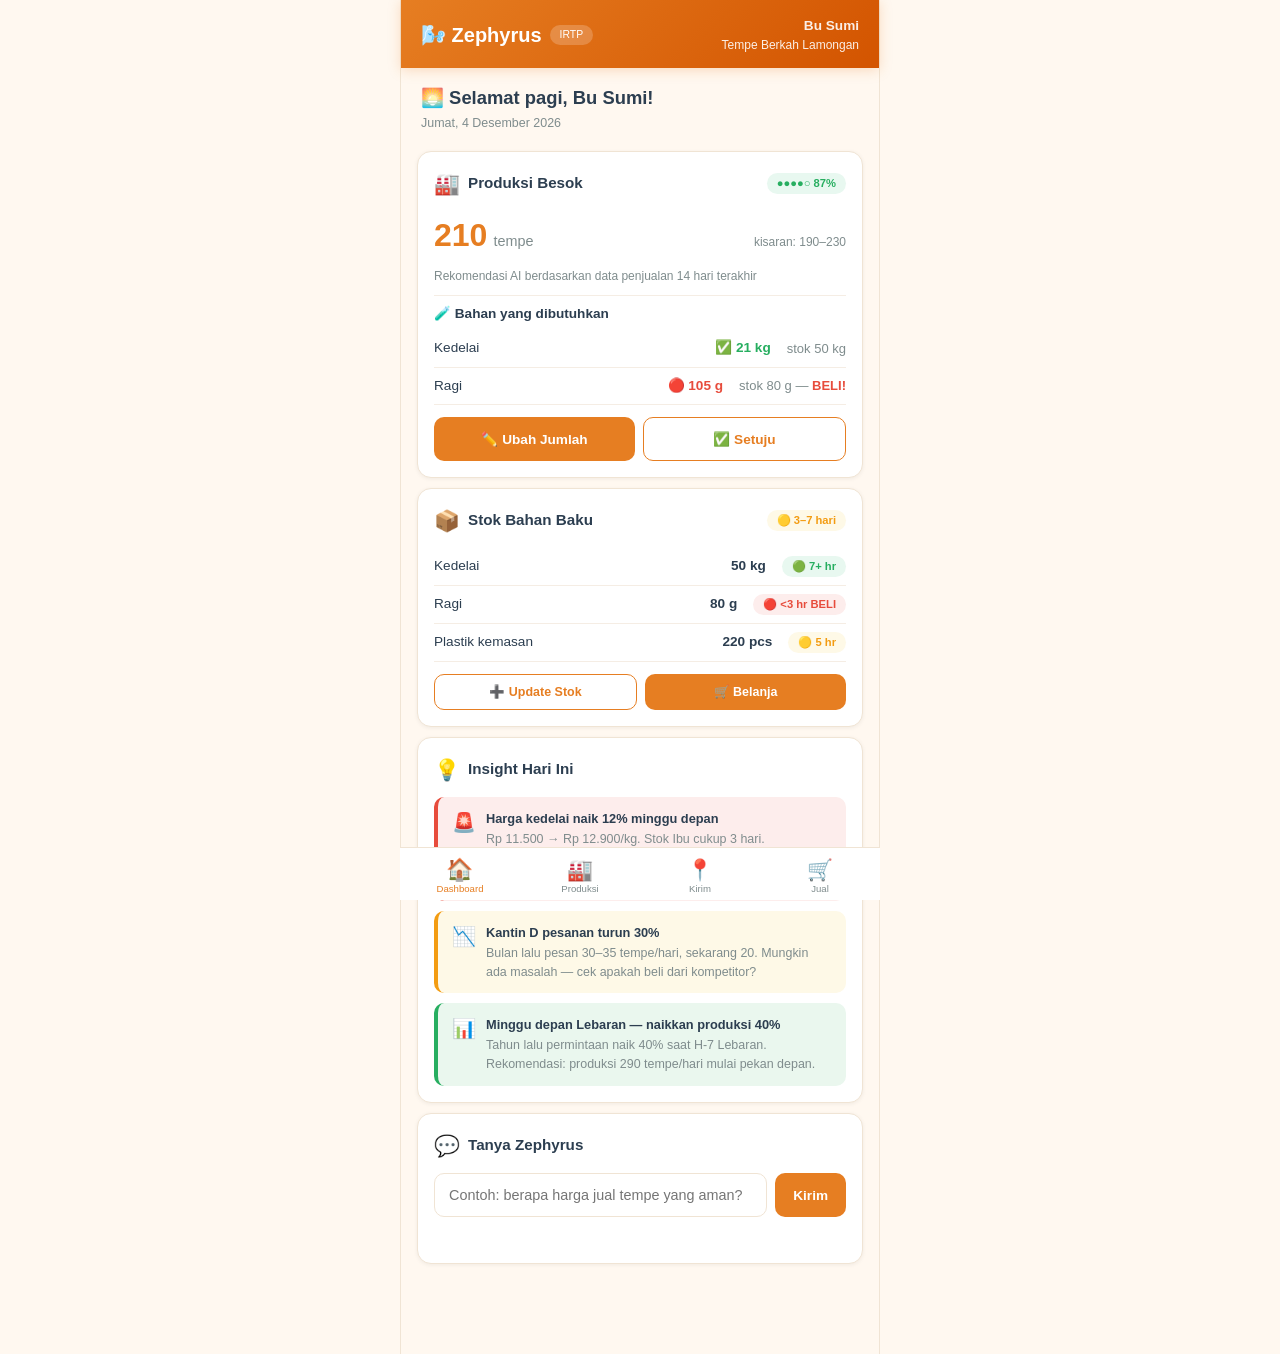
<file: index.html>
<!DOCTYPE html>
<html lang="id">
<head>
  <meta charset="UTF-8">
  <meta name="viewport" content="width=device-width, initial-scale=1.0, maximum-scale=1.0, user-scalable=no">
  <meta name="theme-color" content="#E67E22">
  <meta name="apple-mobile-web-app-capable" content="yes">
  <meta name="apple-mobile-web-app-title" content="Zephyrus">
  <meta name="description" content="Pusat komando digital untuk Industri Rumah Tangga Pangan">
  <link rel="manifest" href="manifest.json">
  <title>Zephyrus — IRTP Dashboard</title>
  <style>
    /* ===== RESET & BASE ===== */
    *, *::before, *::after { box-sizing: border-box; margin: 0; padding: 0; }
    html { font-size: 16px; -webkit-text-size-adjust: 100%; }
    body {
      font-family: -apple-system, BlinkMacSystemFont, 'Segoe UI', Roboto, 'Helvetica Neue', Arial, sans-serif;
      background: #FFF8F0; color: #2C3E50; line-height: 1.5;
      max-width: 480px; margin: 0 auto; min-height: 100vh; padding-bottom: 80px;
      -webkit-font-smoothing: antialiased;
    }

    /* ===== TYPOGRAPHY ===== */
    h1 { font-size: 1.5rem; font-weight: 700; }
    h2 { font-size: 1.125rem; font-weight: 600; }
    h3 { font-size: 0.95rem; font-weight: 600; }
    .text-sm { font-size: 0.8125rem; }
    .text-xs { font-size: 0.7rem; }

    /* ===== COLORS ===== */
    :root {
      --primary: #E67E22;
      --primary-dark: #D35400;
      --primary-light: #FDEBD0;
      --bg: #FFF8F0;
      --card-bg: #FFFFFF;
      --text: #2C3E50;
      --text-secondary: #7F8C8D;
      --success: #27AE60;
      --warning: #F39C12;
      --danger: #E74C3C;
      --border: #F0E4D4;
    }

    /* ===== HEADER ===== */
    .header {
      background: linear-gradient(135deg, var(--primary), var(--primary-dark));
      color: white; padding: 16px 20px 14px; position: sticky; top: 0; z-index: 50;
      display: flex; align-items: center; justify-content: space-between;
      box-shadow: 0 2px 12px rgba(230,126,34,0.25);
    }
    .header h1 { display: flex; align-items: center; gap: 8px; font-size: 1.25rem; }
    .header h1 span { background: rgba(255,255,255,0.2); padding: 2px 10px; border-radius: 12px; font-size: 0.65rem; font-weight: 500; }
    .header-user { text-align: right; font-size: 0.75rem; opacity: 0.9; }
    .header-user strong { display: block; font-size: 0.85rem; }

    /* ===== SALUTATION ===== */
    .salutation {
      padding: 16px 20px 8px;
    }
    .salutation h2 { font-size: 1.15rem; }
    .salutation .date { color: var(--text-secondary); font-size: 0.78rem; margin-top: 2px; }

    /* ===== CARDS ===== */
    .card {
      background: var(--card-bg); border-radius: 14px; padding: 16px; margin: 10px 16px;
      box-shadow: 0 1px 4px rgba(0,0,0,0.06); border: 1px solid var(--border);
    }
    .card-header { display: flex; align-items: center; gap: 8px; margin-bottom: 12px; }
    .card-header .icon { font-size: 1.3rem; }
    .card-header h3 { flex: 1; }

    /* ===== PROGRESS BAR ===== */
    .progress-row { display: flex; align-items: center; gap: 8px; margin: 6px 0; }
    .progress-bar { flex: 1; height: 8px; background: #F0E4D4; border-radius: 99px; overflow: hidden; }
    .progress-fill { height: 100%; border-radius: 99px; transition: width 0.6s ease; }
    .progress-fill.green { background: var(--success); }
    .progress-fill.yellow { background: var(--warning); }
    .progress-fill.red { background: var(--danger); }
    .progress-fill.orange { background: var(--primary); }

    /* ===== BADGES ===== */
    .badge { display: inline-flex; align-items: center; gap: 4px; padding: 2px 10px; border-radius: 99px; font-size: 0.7rem; font-weight: 600; }
    .badge-green { background: #E8F8F0; color: var(--success); }
    .badge-yellow { background: #FEF9E7; color: var(--warning); }
    .badge-red { background: #FDEDEC; color: var(--danger); }
    .badge-orange { background: var(--primary-light); color: var(--primary-dark); }

    /* ===== STATUS INDICATORS ===== */
    .status-dot { display: inline-block; width: 8px; height: 8px; border-radius: 50%; }
    .status-dot.green { background: var(--success); }
    .status-dot.yellow { background: var(--warning); }
    .status-dot.red { background: var(--danger); }

    /* ===== LIST ITEMS ===== */
    .list-item { display: flex; align-items: center; padding: 10px 0; border-bottom: 1px solid #F5EDE4; gap: 10px; }
    .list-item:last-child { border-bottom: none; }
    .list-item .left { flex: 1; }
    .list-item .label { font-weight: 500; font-size: 0.9rem; }
    .list-item .sub { font-size: 0.75rem; color: var(--text-secondary); }
    .list-item .right { text-align: right; }

    /* ===== INSIGHT CARD ===== */
    .insight { padding: 12px 14px; border-radius: 10px; margin-top: 10px; display: flex; gap: 10px; align-items: flex-start; }
    .insight-alert { background: #FDEDEC; border-left: 4px solid var(--danger); }
    .insight-warning { background: #FEF9E7; border-left: 4px solid var(--warning); }
    .insight-info { background: #EAF7EE; border-left: 4px solid var(--success); }
    .insight-icon { font-size: 1.2rem; }
    .insight-text { flex: 1; }
    .insight-text strong { display: block; font-size: 0.8rem; margin-bottom: 2px; }
    .insight-text p { font-size: 0.78rem; color: var(--text-secondary); }

    /* ===== BUTTONS ===== */
    .btn {
      display: inline-flex; align-items: center; justify-content: center; gap: 6px;
      padding: 10px 18px; border-radius: 10px; font-size: 0.85rem; font-weight: 600;
      border: none; cursor: pointer; transition: all 0.15s; min-height: 44px;
      min-width: 44px; -webkit-tap-highlight-color: transparent;
    }
    .btn:active { transform: scale(0.97); }
    .btn-primary { background: var(--primary); color: white; }
    .btn-primary:hover { background: var(--primary-dark); }
    .btn-outline { background: transparent; border: 1.5px solid var(--primary); color: var(--primary); }
    .btn-success { background: var(--success); color: white; }
    .btn-sm { padding: 6px 14px; font-size: 0.78rem; min-height: 36px; }
    .btn-block { width: 100%; justify-content: center; }
    .btn-row { display: flex; gap: 8px; margin-top: 12px; }

    /* ===== CHAT ===== */
    .chat-input-row { display: flex; gap: 8px; align-items: center; }
    .chat-input-row input {
      flex: 1; padding: 12px 14px; border: 1.5px solid var(--border); border-radius: 10px;
      font-size: 0.9rem; background: var(--card-bg); outline: none; min-height: 44px;
    }
    .chat-input-row input:focus { border-color: var(--primary); }
    .chat-input-row button { min-width: 44px; height: 44px; border-radius: 10px; }

    /* ===== BOTTOM NAV ===== */
    .bottom-nav {
      position: fixed; bottom: 0; left: 50%; transform: translateX(-50%);
      width: 100%; max-width: 480px;
      background: white; border-top: 1px solid var(--border);
      display: flex; padding: 4px 0 env(safe-area-inset-bottom, 4px) 0;
      z-index: 100;
    }
    .nav-item {
      flex: 1; display: flex; flex-direction: column; align-items: center;
      padding: 8px 0 6px; cursor: pointer; transition: all 0.15s;
      border: none; background: none; color: var(--text-secondary); font-size: 0.6rem;
      -webkit-tap-highlight-color: transparent;
    }
    .nav-item .nav-icon { font-size: 1.3rem; line-height: 1; }
    .nav-item .nav-label { margin-top: 2px; }
    .nav-item.active { color: var(--primary); }
    .nav-item.active .nav-icon { transform: scale(1.05); }

    /* ===== TAB CONTENT ===== */
    .tab-content { display: none; }
    .tab-content.active { display: block; }

    /* ===== PAGE SPECIFIC ===== */
    .grid-2 { display: grid; grid-template-columns: 1fr 1fr; gap: 8px; }
    .metric-box { text-align: center; padding: 12px; background: var(--bg); border-radius: 10px; }
    .metric-box .num { font-size: 1.5rem; font-weight: 700; color: var(--primary); }
    .metric-box .label { font-size: 0.7rem; color: var(--text-secondary); margin-top: 2px; }

    .stock-row { display: flex; align-items: center; gap: 8px; padding: 8px 0; border-bottom: 1px solid #F5EDE4; }
    .stock-row:last-child { border-bottom: none; }
    .stock-row .stock-name { flex: 1; font-size: 0.85rem; }
    .stock-row .stock-qty { font-size: 0.85rem; font-weight: 600; margin-right: 8px; }

    .route-step {
      display: flex; gap: 10px; padding: 10px 0; align-items: flex-start;
      border-bottom: 1px solid #F5EDE4;
    }
    .route-step:last-child { border-bottom: none; }
    .route-num { width: 24px; height: 24px; border-radius: 50%; background: var(--primary-light); color: var(--primary-dark); display: flex; align-items: center; justify-content: center; font-size: 0.75rem; font-weight: 700; flex-shrink: 0; }
    .route-info { flex: 1; }
    .route-info .name { font-weight: 500; font-size: 0.85rem; }
    .route-info .detail { font-size: 0.75rem; color: var(--text-secondary); }
    .route-info .flag { font-size: 0.7rem; margin-top: 2px; }

    /* ===== ORDERS ===== */
    .order-status { width: 8px; height: 8px; border-radius: 50%; flex-shrink: 0; margin-top: 6px; }

    /* ===== ANIMATIONS ===== */
    @keyframes fadeIn { from { opacity: 0; transform: translateY(6px); } to { opacity: 1; transform: translateY(0); } }
    .card { animation: fadeIn 0.3s ease; }

    /* ===== RESPONSIVE ===== */
    @media (min-width: 481px) {
      body { border-left: 1px solid var(--border); border-right: 1px solid var(--border); }
    }
    @media (display-mode: standalone) {
      .header { padding-top: 24px; }
    }

    /* ===== UTILITY ===== */
    .mt-8 { margin-top: 8px; }
    .mb-4 { margin-bottom: 4px; }
    .flex { display: flex; }
    .flex-1 { flex: 1; }
    .gap-8 { gap: 8px; }
    .text-center { text-align: center; }
  </style>
</head>
<body>

  <!-- ===== HEADER ===== -->
  <header class="header">
    <h1>🌬️ Zephyrus <span>IRTP</span></h1>
    <div class="header-user">
      <strong>Bu Sumi</strong>
      Tempe Berkah Lamongan
    </div>
  </header>

  <!-- ===== SALUTATION ===== -->
  <div class="salutation">
    <h2>🌅 Selamat pagi, Bu Sumi!</h2>
    <div class="date" id="currentDate"></div>
  </div>

  <!-- ===== TAB: DASHBOARD ===== -->
  <div class="tab-content active" id="tab-dashboard">

    <!-- Card: Produksi -->
    <div class="card">
      <div class="card-header">
        <span class="icon">🏭</span>
        <h3>Produksi Besok</h3>
        <span class="badge badge-green">●●●●○ 87%</span>
      </div>
      <div style="display:flex;align-items:baseline;gap:6px;margin-bottom:8px;">
        <span style="font-size:2rem;font-weight:700;color:var(--primary);">210</span>
        <span style="font-size:0.9rem;color:var(--text-secondary);">tempe</span>
        <span style="font-size:0.75rem;color:var(--text-secondary);margin-left:auto;">kisaran: 190–230</span>
      </div>
      <div style="font-size:0.75rem;color:var(--text-secondary);margin-bottom:10px;">Rekomendasi AI berdasarkan data penjualan 14 hari terakhir</div>

      <div style="background:#F5EDE4;height:1px;margin:8px 0;"></div>

      <div style="font-size:0.85rem;font-weight:600;margin-bottom:6px;">🧪 Bahan yang dibutuhkan</div>
      <div class="stock-row">
        <span class="stock-name">Kedelai</span>
        <span class="stock-qty" style="color:var(--success);">✅ 21 kg</span>
        <span class="text-sm" style="color:var(--text-secondary);">stok 50 kg</span>
      </div>
      <div class="stock-row">
        <span class="stock-name">Ragi</span>
        <span class="stock-qty" style="color:var(--danger);">🔴 105 g</span>
        <span class="text-sm" style="color:var(--text-secondary);">stok 80 g — <strong style="color:var(--danger);">BELI!</strong></span>
      </div>

      <div class="btn-row">
        <button class="btn btn-primary flex-1" onclick="alert('Override: jumlah produksi diubah jadi 200 tempe')">✏️ Ubah Jumlah</button>
        <button class="btn btn-outline flex-1" onclick="alert('OK! 210 tempe dikonfirmasi untuk besok')">✅ Setuju</button>
      </div>
    </div>

    <!-- Card: Stok Bahan Baku -->
    <div class="card">
      <div class="card-header">
        <span class="icon">📦</span>
        <h3>Stok Bahan Baku</h3>
        <span class="badge badge-yellow">🟡 3–7 hari</span>
      </div>
      <div class="stock-row">
        <span class="stock-name">Kedelai</span>
        <span class="stock-qty">50 kg</span>
        <span class="text-xs badge badge-green">🟢 7+ hr</span>
      </div>
      <div class="stock-row">
        <span class="stock-name">Ragi</span>
        <span class="stock-qty">80 g</span>
        <span class="text-xs badge badge-red">🔴 <3 hr BELI</span>
      </div>
      <div class="stock-row">
        <span class="stock-name">Plastik kemasan</span>
        <span class="stock-qty">220 pcs</span>
        <span class="text-xs badge badge-yellow">🟡 5 hr</span>
      </div>
      <div class="btn-row">
        <button class="btn btn-outline btn-sm flex-1" onclick="alert('Form update stok akan muncul')">➕ Update Stok</button>
        <button class="btn btn-primary btn-sm flex-1" onclick="alert('Notifikasi: Ragi habis dalam 1 hari. Rekomendasi beli 100g — Rp 5.000')">🛒 Belanja</button>
      </div>
    </div>

    <!-- Insights -->
    <div class="card">
      <div class="card-header">
        <span class="icon">💡</span>
        <h3>Insight Hari Ini</h3>
      </div>
      <div class="insight insight-alert">
        <span class="insight-icon">🚨</span>
        <div class="insight-text">
          <strong>Harga kedelai naik 12% minggu depan</strong>
          <p>Rp 11.500 → Rp 12.900/kg. Stok Ibu cukup 3 hari. <strong>Rekomendasi: beli stok 2 minggu SEKARANG</strong> sebelum naik lagi.</p>
        </div>
      </div>
      <div class="insight insight-warning">
        <span class="insight-icon">📉</span>
        <div class="insight-text">
          <strong>Kantin D pesanan turun 30%</strong>
          <p>Bulan lalu pesan 30–35 tempe/hari, sekarang 20. Mungkin ada masalah — cek apakah beli dari kompetitor?</p>
        </div>
      </div>
      <div class="insight insight-info">
        <span class="insight-icon">📊</span>
        <div class="insight-text">
          <strong>Minggu depan Lebaran — naikkan produksi 40%</strong>
          <p>Tahun lalu permintaan naik 40% saat H-7 Lebaran. Rekomendasi: produksi 290 tempe/hari mulai pekan depan.</p>
        </div>
      </div>
    </div>

    <!-- Chat Quick -->
    <div class="card">
      <div class="card-header">
        <span class="icon">💬</span>
        <h3>Tanya Zephyrus</h3>
      </div>
      <div class="chat-input-row">
        <input type="text" id="chatInput" placeholder="Contoh: berapa harga jual tempe yang aman?" onkeydown="if(event.key==='Enter') sendChat()">
        <button class="btn btn-primary" onclick="sendChat()">Kirim</button>
      </div>
      <div id="chatResponse" style="margin-top:10px;font-size:0.85rem;min-height:20px;color:var(--text-secondary);"></div>
    </div>
  </div>

  <!-- ===== TAB: PRODUKSI ===== -->
  <div class="tab-content" id="tab-produksi">

    <div class="card">
      <div class="card-header">
        <span class="icon">🏭</span>
        <h3>Resep & Produksi</h3>
      </div>

      <div style="margin-bottom:12px;">
        <div style="display:flex;justify-content:space-between;margin-bottom:4px;">
          <span style="font-weight:600;">Tempe</span>
          <span class="badge badge-orange">Produk utama</span>
        </div>
        <div class="text-sm" style="color:var(--text-secondary);">1 tempe = 100g kedelai + 0.5g ragi</div>
      </div>

      <div class="grid-2">
        <div class="metric-box">
          <div class="num">210</div>
          <div class="label">Produksi Besok</div>
        </div>
        <div class="metric-box">
          <div class="num">280</div>
          <div class="label">Minggu Ini</div>
        </div>
      </div>

      <div style="margin-top:12px;">
        <div class="progress-row">
          <span class="text-xs" style="width:45px;">Sen</span>
          <div class="progress-bar"><div class="progress-fill orange" style="width:100%"></div></div>
          <span class="text-xs" style="width:30px;text-align:right;">210</span>
        </div>
        <div class="progress-row">
          <span class="text-xs" style="width:45px;">Sel</span>
          <div class="progress-bar"><div class="progress-fill orange" style="width:95%"></div></div>
          <span class="text-xs" style="width:30px;text-align:right;">200</span>
        </div>
        <div class="progress-row">
          <span class="text-xs" style="width:45px;">Rab</span>
          <div class="progress-bar"><div class="progress-fill orange" style="width:110%"></div></div>
          <span class="text-xs" style="width:30px;text-align:right;">230</span>
        </div>
        <div class="progress-row">
          <span class="text-xs" style="width:45px;">Kam</span>
          <div class="progress-bar"><div class="progress-fill orange" style="width:90%"></div></div>
          <span class="text-xs" style="width:30px;text-align:right;">190</span>
        </div>
        <div class="progress-row">
          <span class="text-xs" style="width:45px;">Jum</span>
          <div class="progress-bar"><div class="progress-fill orange" style="width:100%"></div></div>
          <span class="text-xs" style="width:30px;text-align:right;">210</span>
        </div>
      </div>

      <div style="background:#F5EDE4;height:1px;margin:14px 0;"></div>
      <button class="btn btn-primary btn-block" onclick="alert('Form tambah resep baru')">➕ Tambah Produk Baru</button>
    </div>

    <!-- Early Warning Harga -->
    <div class="card">
      <div class="card-header">
        <span class="icon">📈</span>
        <h3>Peringatan Harga Bahan</h3>
      </div>
      <div class="insight insight-alert">
        <span class="insight-icon">🚨</span>
        <div class="insight-text">
          <strong>Kedelai — naik 12% (7 hari)</strong>
          <p>Rp 11.500 → Rp 12.900/kg. Confidence 85%. Rekomendasi: <strong>Beli stok 2 minggu SEKARANG</strong>.</p>
        </div>
      </div>
      <div class="insight insight-info">
        <span class="insight-icon">✅</span>
        <div class="insight-text">
          <strong>Minyak goreng — stabil</strong>
          <p>Rp 15.000/L (tidak berubah 14 hari). Tidak perlu aksi.</p>
        </div>
      </div>
      <div class="insight insight-warning">
        <span class="insight-icon">📊</span>
        <div class="insight-text">
          <strong>Cabai — turun 8% minggu ini</strong>
          <p>Rp 42.000 → Rp 38.500/kg. Jika Ibu pakai cabai, ini saat yang baik untuk beli.</p>
        </div>
      </div>
      <div class="text-xs" style="color:var(--text-secondary);margin-top:8px;">Sumber: PHIPS Bapanas (data 17/07/2026)</div>
    </div>
  </div>

  <!-- ===== TAB: KIRIM ===== -->
  <div class="tab-content" id="tab-kirim">

    <div class="card">
      <div class="card-header">
        <span class="icon">📍</span>
        <h3>Rute Kirim Pagi Ini</h3>
        <span class="badge badge-green">⏱ 42 menit</span>
      </div>

      <div class="route-step">
        <div class="route-num">1</div>
        <div class="route-info">
          <div class="name">Warung A — 30 tempe</div>
          <div class="detail">Jl. Mawar No. 12 • 8 menit</div>
          <div class="flag badge badge-green">✅ shelf-life aman</div>
        </div>
      </div>
      <div class="route-step">
        <div class="route-num">2</div>
        <div class="route-info">
          <div class="name">Warung B — 50 tempe</div>
          <div class="detail">Jl. Melati No. 45 • 12 menit</div>
          <div class="flag badge badge-green">✅ shelf-life aman</div>
        </div>
      </div>
      <div class="route-step">
        <div class="route-num">3</div>
        <div class="route-info">
          <div class="name">Pasar C — 110 tempe</div>
          <div class="detail">Pasar Induk Lamongan • 15 menit</div>
          <div class="flag badge badge-yellow">⚠️ 3 tempe risiko basi — prioritaskan</div>
        </div>
      </div>
      <div class="route-step">
        <div class="route-num">4</div>
        <div class="route-info">
          <div class="name">Kantin D — 20 tempe</div>
          <div class="detail">SMK N 1 Lamongan • 7 menit</div>
          <div class="flag badge badge-orange">📉 pesanan turun 30%</div>
        </div>
      </div>

      <div class="btn-row">
        <button class="btn btn-primary flex-1" onclick="alert('Rute dikonfirmasi! Navigasi ke titik 1.')">🗺️ Setuju Rute</button>
        <button class="btn btn-outline flex-1" onclick="alert('Ubah urutan rute: seret titik')">✏️ Ubah Urutan</button>
      </div>
    </div>

    <!-- Status Kirim -->
    <div class="card">
      <div class="card-header">
        <span class="icon">✅</span>
        <h3>Status Pengiriman Hari Ini</h3>
      </div>
      <div class="list-item">
        <div class="left">
          <div class="label">Warung A</div>
          <div class="sub">30 tempe • 07:45</div>
        </div>
        <span class="badge badge-green">✅ Terkirim</span>
      </div>
      <div class="list-item">
        <div class="left">
          <div class="label">Warung B</div>
          <div class="sub">50 tempe • 08:02</div>
        </div>
        <span class="badge badge-green">✅ Terkirim</span>
      </div>
      <div class="list-item">
        <div class="left">
          <div class="label">Pasar C</div>
          <div class="sub">110 tempe • —</div>
        </div>
        <span class="badge badge-yellow">🟡 Dalam perjalanan</span>
      </div>
      <div class="list-item">
        <div class="left">
          <div class="label">Kantin D</div>
          <div class="sub">20 tempe • —</div>
        </div>
        <span class="badge badge-yellow">🟡 Belum dikirim</span>
      </div>
    </div>
  </div>

  <!-- ===== TAB: JUAL ===== -->
  <div class="tab-content" id="tab-jual">

    <div class="card">
      <div class="card-header">
        <span class="icon">🛒</span>
        <h3>Pesanan Hari Ini</h3>
        <span class="badge badge-orange">4 pelanggan</span>
      </div>

      <div class="list-item">
        <div class="order-status" style="background:var(--success);"></div>
        <div class="left">
          <div class="label">Warung A — 30 tempe</div>
          <div class="sub">Biasanya 30 • ✅ sama seperti biasanya</div>
        </div>
        <span class="badge badge-green">Terkirim</span>
      </div>
      <div class="list-item">
        <div class="order-status" style="background:var(--success);"></div>
        <div class="left">
          <div class="label">Warung B — 50 tempe</div>
          <div class="sub">Biasanya 50 • ✅ stabil</div>
        </div>
        <span class="badge badge-green">Terkirim</span>
      </div>
      <div class="list-item">
        <div class="order-status" style="background:var(--success);"></div>
        <div class="left">
          <div class="label">Pasar C — 110 tempe</div>
          <div class="sub">Biasanya 100 • ⬆️ naik 10% (mendekati Lebaran)</div>
        </div>
        <span class="badge badge-yellow">Dalam kirim</span>
      </div>
      <div class="list-item">
        <div class="order-status" style="background:var(--warning);"></div>
        <div class="left">
          <div class="label">Kantin D — 20 tempe</div>
          <div class="sub">Biasanya 30 • ⬇️ turun 33% — <span style="color:var(--danger);">cek pelanggan</span></div>
        </div>
        <span class="badge badge-yellow">Pending</span>
      </div>

      <button class="btn btn-outline btn-sm btn-block mt-8" onclick="alert('Copy pesanan dari kemarin')">📋 Copy dari Kemarin</button>
      <button class="btn btn-primary btn-sm btn-block mt-8" onclick="alert('Form tambah pesanan baru')">➕ Tambah Pesanan</button>
    </div>

    <!-- Rekomendasi Harga -->
    <div class="card">
      <div class="card-header">
        <span class="icon">💰</span>
        <h3>Rekomendasi Harga Jual</h3>
      </div>
      <div style="display:flex;gap:8px;">
        <div class="metric-box flex-1">
          <div class="num" style="font-size:1.2rem;">Rp 4.000</div>
          <div class="label">Harga Minimal (margin 20%)</div>
        </div>
        <div class="metric-box flex-1" style="border:2px solid var(--primary);">
          <div class="num" style="font-size:1.2rem;color:var(--primary);">Rp 5.000</div>
          <div class="label">Harga Optimal (margin 36%)</div>
        </div>
      </div>
      <div class="text-xs" style="color:var(--text-secondary);margin-top:8px;text-align:center;">Biaya produksi per tempe: Rp 3.200 • Harga pasar: Rp 4.500–Rp 5.500</div>
    </div>

    <!-- Analisis Pelanggan -->
    <div class="card">
      <div class="card-header">
        <span class="icon">📊</span>
        <h3>Analisis Pelanggan</h3>
      </div>
      <div class="metric-box" style="margin-bottom:10px;">
        <div class="num" style="font-size:1rem;color:var(--text);">Warung B — 25% omzet</div>
        <div class="label">Pelanggan Terbesar</div>
      </div>
      <div class="progress-row">
        <span class="text-xs" style="width:70px;">Warung B</span>
        <div class="progress-bar"><div class="progress-fill orange" style="width:25%"></div></div>
        <span class="text-xs" style="width:40px;text-align:right;">25%</span>
      </div>
      <div class="progress-row">
        <span class="text-xs" style="width:70px;">Pasar C</span>
        <div class="progress-bar"><div class="progress-fill orange" style="width:22%"></div></div>
        <span class="text-xs" style="width:40px;text-align:right;">22%</span>
      </div>
      <div class="progress-row">
        <span class="text-xs" style="width:70px;">Warung A</span>
        <div class="progress-bar"><div class="progress-fill orange" style="width:15%"></div></div>
        <span class="text-xs" style="width:40px;text-align:right;">15%</span>
      </div>
      <div class="progress-row">
        <span class="text-xs" style="width:70px;">Kantin D</span>
        <div class="progress-bar"><div class="progress-fill red" style="width:10%"></div></div>
        <span class="text-xs" style="width:40px;text-align:right;">10% ⬇️</span>
      </div>
      <div class="insight insight-warning mt-8">
        <span class="insight-icon">⚠️</span>
        <div class="insight-text">
          <strong>Kantin D — turun 30% bulan ini</strong>
          <p>Mungkin beli dari kompetitor. Coba tanya atau tawarkan produk baru.</p>
        </div>
      </div>
    </div>
  </div>

  <!-- ===== BOTTOM NAV ===== -->
  <nav class="bottom-nav">
    <button class="nav-item active" data-tab="tab-dashboard">
      <span class="nav-icon">🏠</span>
      <span class="nav-label">Dashboard</span>
    </button>
    <button class="nav-item" data-tab="tab-produksi">
      <span class="nav-icon">🏭</span>
      <span class="nav-label">Produksi</span>
    </button>
    <button class="nav-item" data-tab="tab-kirim">
      <span class="nav-icon">📍</span>
      <span class="nav-label">Kirim</span>
    </button>
    <button class="nav-item" data-tab="tab-jual">
      <span class="nav-icon">🛒</span>
      <span class="nav-label">Jual</span>
    </button>
  </nav>

  <script>
    // === Tanggal ===
    const days = ['Minggu','Senin','Selasa','Rabu','Kamis','Jumat','Sabtu'];
    const months = ['Januari','Februari','Maret','April','Mei','Juni','Juli','Agustus','September','Oktober','November','Desember'];
    const d = new Date();
    document.getElementById('currentDate').textContent = `${days[d.getDay()]}, ${d.getDate()} ${months[d.getMonth()]} ${d.getFullYear()}`;

    // === Bottom Nav ===
    document.querySelectorAll('.nav-item').forEach(item => {
      item.addEventListener('click', function() {
        document.querySelectorAll('.nav-item').forEach(n => n.classList.remove('active'));
        document.querySelectorAll('.tab-content').forEach(t => t.classList.remove('active'));
        this.classList.add('active');
        document.getElementById(this.dataset.tab).classList.add('active');
      });
    });

    // === Chat ===
    const chatResponses = {
      'harga': '💡 Biaya produksi per tempe: Rp 3.200. Harga jual aman: Rp 4.000–Rp 5.000. Dengan harga pasar Rp 4.500–Rp 5.500, Ibu bisa jual Rp 5.000 dengan margin 36%.',
      'jual': '💰 Rekomendasi harga jual tempe: minimal Rp 4.000 (margin 20%), optimal Rp 5.000 (margin 36%). Harga pasar saat ini Rp 4.500–Rp 5.500.',
      'produksi': '🏭 Besok rekomendasi produksi: 210 tempe (confidence 87%). Naik 10% dari minggu lalu karena mendekati Lebaran.',
      'stok': '📦 Stok kedelai: 50 kg (cukup 7 hari ✅). Ragi: 80 g (HABIS dalam 1 hari 🔴 — beli 100g Rp 5.000).',
      'pelanggan': '📊 Top: Warung B (25%), Pasar C (22%), Warung A (15%). ⚠️ Kantin D turun 30% — mungkin ada masalah.',
      'basi': '⚠️ 3 tempe untuk Pasar C berisiko basi jika tidak diprioritaskan. Shelf-life tempe 2 hari, estimasi kirim 15 menit — masih aman.',
      'ragi': '🔴 Stok ragi tinggal 80g, cukup untuk 1 hari produksi (160 tempe). Beli 100g sekarang — Rp 5.000 di toko bahan kue.',
      'lebaran': '🌙 H-7 Lebaran: rekomendasi naikkan produksi 40% (290 tempe/hari). Tahun lalu permintaan melonjak 40%!'
    };

    function sendChat() {
      const input = document.getElementById('chatInput');
      const text = input.value.trim().toLowerCase();
      const resp = document.getElementById('chatResponse');

      if (!text) { resp.innerHTML = 'Silakan ketik pertanyaan, Bu 😊'; return; }

      // Find best match
      let answer = 'Maaf, saya belum paham. Coba tanya tentang: produksi, harga, stok, pelanggan, atau lebaran 😊';
      for (const [key, val] of Object.entries(chatResponses)) {
        if (text.includes(key)) { answer = val; break; }
      }

      resp.innerHTML = `<div style="background:#FDEBD0;padding:10px 14px;border-radius:10px;color:#2C3E50;">💬 ${answer}</div>`;
      input.value = '';
    }

    // === Quick demo: hari otomatis ===
    console.log('🌬️ Zephyrus v0.1 — Prototipe IRTP Dashboard');
  </script>
</body>
</html>
</file>
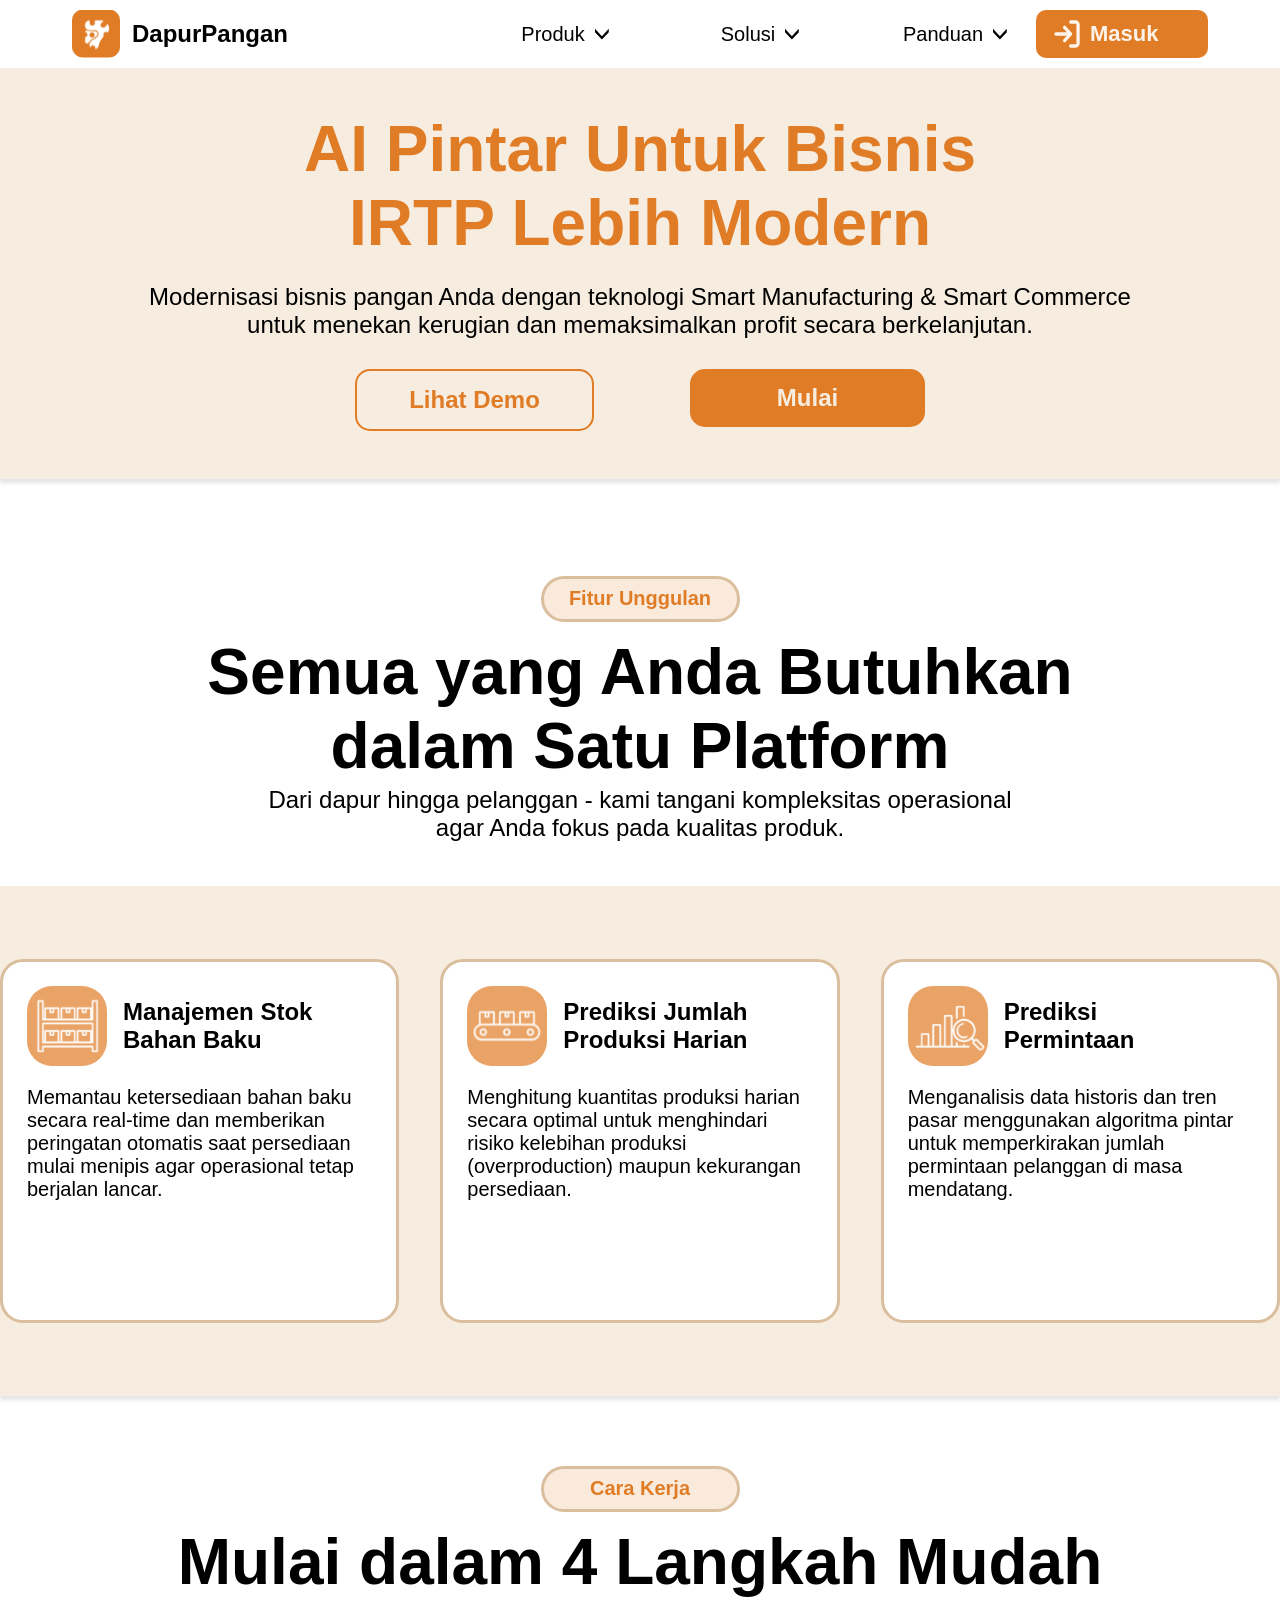
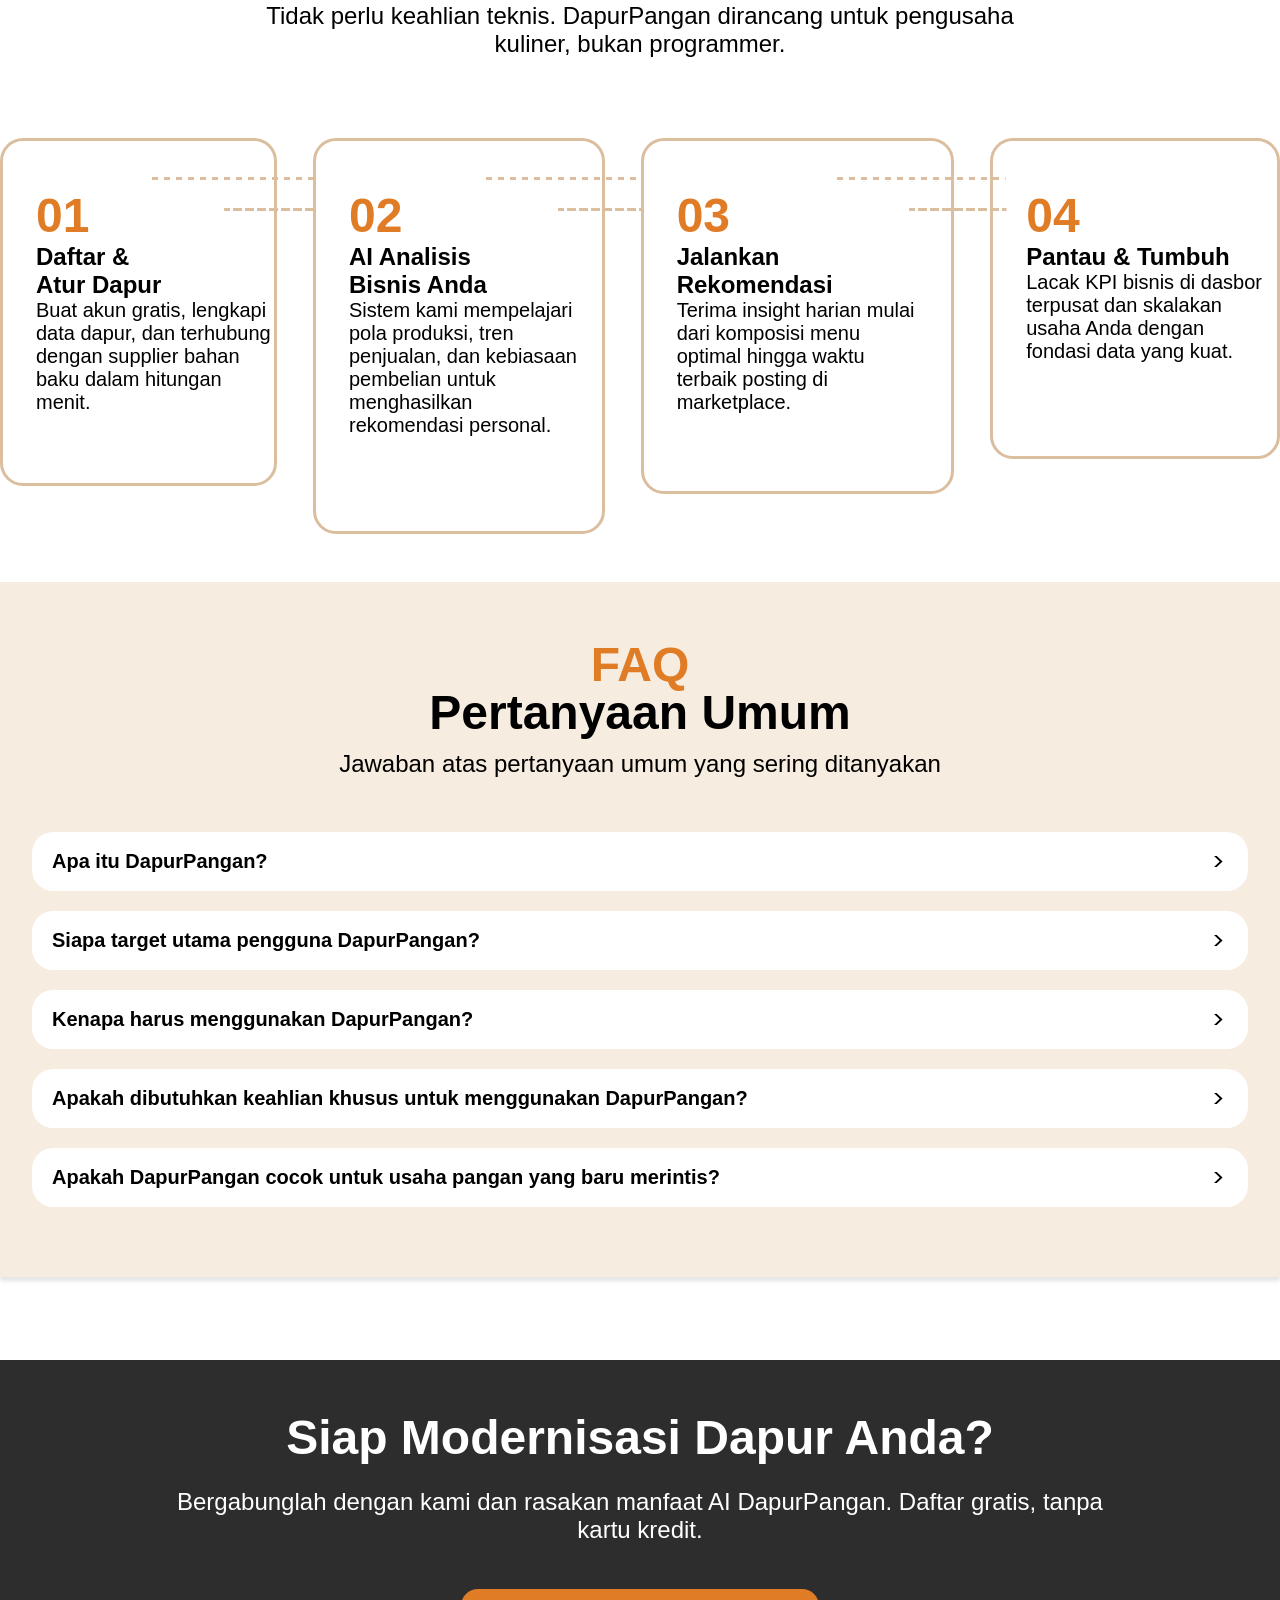
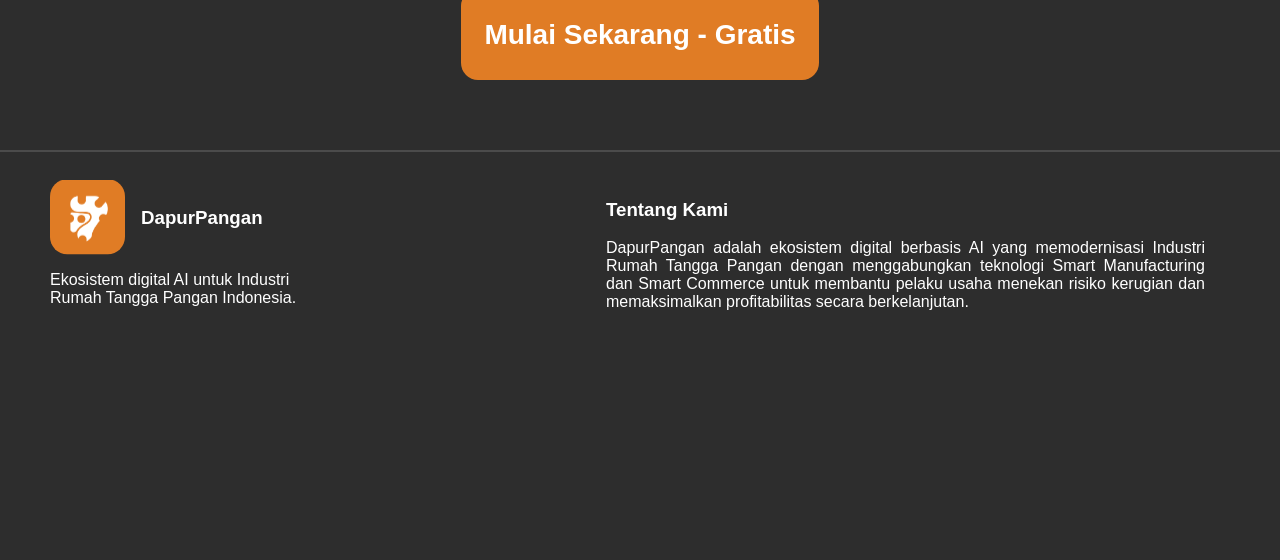
<file: frontend/HTML/index.html>
<!DOCTYPE html>
<html lang="id">
<head>
    <meta charset="UTF-8">
    <meta name="viewport" content="width=device-width, initial-scale=1.0">
    <link rel="stylesheet" href="../CSS/style.css">
    <link rel="icon" type="image/svg+xml" href="../Image/Logo/Logo DapurPangan.svg">
    <title>DapurPangan</title>
</head>
<body>
    <!-- NavBar -->
    <div class ="navbar-menu"> 
        <div id="logo-wrapper">
            <img src="../Image/Logo/Logo DapurPangan.svg" alt="Logo" width="48" height="48">
            <a href="../HTML/index.html">DapurPangan</a>
        </div>

        <div class="Nav">
            <div class="nav-item">
                <!-- Item 1 -->
                <div class="nav-group">
                    <p class="nav-header">
                        Produk
                        <img src="../Image/Panah-Bawah.svg" alt="Tanda-Panah" class="Panah-Bawah" height="15px" width="15px">
                    </p>

                    <div class="mega-box">
                        <h3>PLATFORM AI</h3>
                        
                        <!-- Isi 1 -->
                        <div class="isi-megabox">

                            <div class="teks">
                                <h4>Manajemen Stok Bahan Baku</h4>
                                <p>
                                    Memantau ketersediaan bahan baku secara real-time dan memberikan peringatan 
                                    otomatis saat persediaan mulai menipis agar operasional tetap berjalan lancar.
                                </p>
                            </div>

                        </div>

                        <!-- Isi 2 -->
                        <div class="isi-megabox">

                            <div class="teks">
                                <h4>Prediksi Jumlah Produksi Harian</h4>
                                <p>
                                    Menghitung kuantitas produksi harian secara optimal untuk menghindari risiko 
                                    kelebihan produksi (overproduction) maupun kekurangan persediaan.
                                </p>
                            </div>

                        </div>

                        <!-- Isi 3 -->
                        <div class="isi-megabox">

                            <div class="teks">
                                <h4>Prediksi Permintaan</h4>
                                <p>
                                    Menganalisis data historis penjualan B2C dan memproyeksikan jumlah 
                                    pembeli serta unit terjual untuk esok hari.
                                </p>
                            </div>

                        </div>


                    </div>
                </div>
                
                <!-- Item 2 -->
                <div class="nav-group">
                    <p class="nav-header">
                        Solusi
                        <img src="../Image/Panah-Bawah.svg" alt="Tanda-Panah" class="Panah-Bawah" height="15px" width="15px">
                    </p>

                    <div class="mega-box">
                        <h3>UNTUK SIAPA?</h3>

                        <!-- Isi 1 -->
                        <div class="isi-megabox">

                            <div class="teks">
                                <h4>Katering Rumahan</h4>
                                <p>Kelola pesanan massal & jadwal produksi mingguan</p>
                            </div>

                        </div>

                        <!-- Isi 2 -->
                        <div class="isi-megabox">

                            <div class="teks">
                                <h4>Produsen Tempe & Tahu</h4>
                                <p>Kontrol bahan baku + prediksi permintaan harian</p>
                            </div>

                        </div>

                        <!-- Isi 3 -->
                        <div class="isi-megabox">

                            <div class="teks">
                                <h4>Frozen Food IRTP</h4>
                                <p>Manajemen shelf-life & distribusi ke reseller</p>
                            </div>

                        </div>

                        <!-- Isi 4 -->
                        <div class="isi-megabox">
                            
                            <div class="teks">
                                <h4>Kue & Roti Rumahan</h4>
                                <p>Kalkulasi biaya per produk & harga kompetitif</p>
                            </div>

                        </div>

                        <!-- Isi 5 -->
                        <div class="isi-megabox">

                            <div class="teks">
                                <h4>Koperasi IRTP</h4>
                                <p>Multi-dapur, laporan konsolidasi, manajemen anggota</p>
                            </div>

                        </div>

                    </div>
                </div>

                <!-- Item 3 -->
                <div class="nav-group">
                    <p class="nav-header">
                        Panduan
                        <img src="../Image/Panah-Bawah.svg" alt="Tanda-Panah" class="Panah-Bawah" height="15px" width="15px">
                    </p>

                    <div class="mega-box">
                        <h3>ARTIKEL TERBARU</h3>
                        <!-- Isi 1 -->
                        <div class="isi-megabox">

                            <div class="teks">
                                <h4>1. Registrasi & Profiling</h4>
                                <p>
                                    Pengguna mendaftar akun di platform DapurPangan dan melengkapi profil usaha IRTP sesuai sektornya.
                                </p>
                            </div>

                        </div>

                        <!-- Isi 2 -->
                        <div class="isi-megabox">

                            <div class="teks">
                                <h4>2. Input Data Dasar</h4>
                                <p>
                                    Pengguna menginput data operasional seperti daftar bahan baku, resep menu, dan riwayat penjualan harian.
                                </p>
                            </div>

                        </div>

                        <!-- Isi 3 -->
                        <div class="isi-megabox">

                            <div class="teks">
                                <h4>3. Analisis & Rekomendasi AI</h4>
                                <p>
                                    Sistem AI secara otomatis memproses data tersebut untuk menghasilkan prediksi produksi harian, 
                                    peringatan masa simpan (shelf-life) bahan baku, dan kalkulasi HPP secara akurat.
                                </p>
                            </div>

                        </div>

                        <!-- Isi 4 -->
                        <div class="isi-megabox">

                            <div class="teks">
                                <h4>4. Eksekusi & Evaluasi</h4>
                                <p>
                                    Pengguna menjalankan produksi dapur sesuai rekomendasi presisi AI untuk mencegah food waste serta meninjau 
                                    laporan efisiensi bisnis pada dashboard.
                                </p>
                            </div>

                        </div>

                    </div>
                </div>
                
            </div>

        </div>

        <div id="tombol-masuk">
            <a href="../HTML/AI Dashboard.html">
            <img id="logo-masuk" src="../Image/Mulai.svg" alt="Masuk" width="30" height="32">
                Masuk
            </a> 
        </div>

    </div>

    <!-- Body -->
     <div class ="Body-Content">
        <div id="Judul">
            <h1>AI Pintar Untuk Bisnis<br> IRTP Lebih Modern</h1>
        </div>

        <div id="Isi-Teks">
            <p>Modernisasi bisnis pangan Anda dengan teknologi Smart Manufacturing & Smart Commerce<br>
                untuk menekan kerugian dan memaksimalkan profit secara berkelanjutan.
            </p>
        </div>

        <div id="Tombol">
            <div id="btn-Lihat-Demo">
                <a href="AI Dashboard.html">Lihat Demo</a>
            </div>

            <div id="btn-Mulai">
                <a href="../HTML/AI Dashboard.html">Mulai</a>
            </div>
        </div>
     </div>
     
     <!-- Fitur Unggulan -->
    <div>
        <div class="badge-hiasan">
            <p>Fitur Unggulan</p>
        </div>

        <div>
            <h2 style="font-size: 64px; font-weight: 600; text-align: center; position: relative; top: 50px;">
                Semua yang Anda Butuhkan<br>dalam Satu Platform
            </h2>
            <p style="font-size: 24px; text-align: center;">
               Dari dapur hingga pelanggan - kami tangani kompleksitas operasional<br>agar Anda fokus pada kualitas produk. 
            </p>
        </div>
        
        <div class="card-container">

            <div class="isi-fitur">
                <div class="Header-fitur">
                    <div class="logo-fitur">
                        <img src="../Image/Logo Manajemen Stock.svg" style="height: 65px;  width: 65px;">
                    </div>
                    <h3>Manajemen Stok Bahan Baku</h3>
                </div>
                <p>Memantau ketersediaan bahan baku secara real-time dan memberikan peringatan 
                    otomatis saat persediaan mulai menipis agar operasional tetap berjalan lancar.
                </p>
            </div>

            <div class="isi-fitur">
                <div class="Header-fitur">
                    <div class="logo-fitur">
                        <img src="../Image/Logo Prediksi Jumlah.svg" style="height: 70px;  width: 70px;">
                    </div>
                    <h3>Prediksi Jumlah Produksi Harian</h3>
                </div>
                <p>Menghitung kuantitas produksi harian secara optimal untuk menghindari risiko 
                    kelebihan produksi (overproduction) maupun kekurangan persediaan.
                </p>
            </div>

            <div class="isi-fitur">
                <div class="Header-fitur">
                    <div class="logo-fitur">
                        <img src="../Image/Logo Prediksi Permintaan.svg" style="height:70px;  width: 70px; margin-left: 5px;">
                    </div>
                    <h3>Prediksi<br>Permintaan</h3>
                </div>
                <p>Menganalisis data historis dan tren pasar menggunakan algoritma pintar untuk memperkirakan jumlah permintaan pelanggan di masa mendatang.</p>
            </div>

        </div>

    </div>

    <!-- Cara Kerja -->
    <div class="badge-hiasan">
         <p>Cara Kerja</p>
    </div>

    <div>
        <h2 style="font-size: 64px; font-weight: 600; text-align: center; position: relative; top: 50px;">
            Mulai dalam 4 Langkah Mudah
        </h2>

        <p style="font-size: 24px; text-align: center;">
            Tidak perlu keahlian teknis. DapurPangan dirancang untuk pengusaha<br>kuliner, bukan programmer.
        </p>
    </div>

    <div class="Cara-kerja">

        <div id="CaraKerja-Satu">
            <div>
                <div>
                    <div id="Garis-satu">
                        <img src="../Image/Garis.svg" alt="garis putus">
                    </div>
                    <h3>01</h3> 
                </div>
                <h4>Daftar &<br>Atur Dapur</h4>
            </div>
            <p>Buat akun gratis, lengkapi data dapur, dan terhubung dengan supplier bahan baku dalam hitungan menit.</p>
        </div>

        <div id="CaraKerja-Dua">
            <div>
                <div>
                    <div id="Garis-dua">
                        <img src="../Image/Garis.svg" alt="garis putus">
                    </div>
                    <h3>02</h3> 
                </div>
                <h4>AI Analisis<br>Bisnis Anda</h4>
            </div>
            <p>Sistem kami mempelajari pola produksi, tren penjualan, dan kebiasaan pembelian untuk menghasilkan rekomendasi personal.</p>
        </div>

        <div id="CaraKerja-Tiga">
            <div>
                <div>
                    <div id="Garis-tiga">
                        <img src="../Image/Garis.svg" alt="garis putus">
                    </div>
                    <h3>03</h3> 
                </div>
                <h4>Jalankan<br>Rekomendasi</h4>
            </div>
            <p>Terima insight harian mulai dari komposisi menu optimal hingga waktu terbaik posting di marketplace.</p>
        </div>

        <div id="CaraKerja-Empat">
            <div>
                <div>
                    <h3>04</h3> 
                </div>
                <h4>Pantau & Tumbuh</h4>
            </div>
            <p>Lacak KPI bisnis di dasbor terpusat dan skalakan usaha Anda dengan fondasi data yang kuat.</p>
        </div>

    </div>

    <!-- FAQ -->
     
     <div class="FAQ">

        <div id="Header-FAQ">
            <h3 style="font-size: 48px; font-weight:600; color:#E07C25; text-align: center;">
                FAQ
            </h3>
            
            <h2 style="font-size: 48px; font-weight: 600; text-align: center;">
                Pertanyaan Umum
            </h2>
            
            <p style="font-size: 24px; font-weight: 300; text-align: center;">
                Jawaban atas pertanyaan umum yang sering ditanyakan            
            </p>
        </div>

        <div class="Kotak-pertanyaan">
            <details>
                <summary>  
                    Apa itu DapurPangan?
                    <img src="../Image/Tanda-Panah.svg" class="panah-faq">
                </summary>
                <p>
                   DapurPangan adalah ekosistem digital berbasis AI yang memodernisasi Industri Rumah Tangga Pangan 
                   dengan menggabungkan teknologi Smart Manufacturing dan Smart Commerce untuk membantu pelaku usaha 
                   menekan risiko kerugian dan memaksimalkan profitabilitas secara berkelanjutan.
                </p>
            </details>
        </div>
        
        <div class="Kotak-pertanyaan">
            <details>
                <summary>  
                    Siapa target utama pengguna DapurPangan?
                    <img src="../Image/Tanda-Panah.svg" class="panah-faq">
                </summary>
                <p>
                    Target utama DapurPangan adalah pelaku usaha kuliner (UMKM/catering), 
                    serta masyarakat umum yang membutuhkan pasokan bahan pangan segar, berkualitas, dan terjangkau 
                    secara praktis langsung dari sumbernya.
                </p>
            </details>
        </div>
        
        <div class="Kotak-pertanyaan">
            <details>
                <summary>  
                    Kenapa harus menggunakan DapurPangan?
                    <img src="../Image/Tanda-Panah.svg" class="panah-faq">
                </summary>
                <p>
                    Karena DapurPangan memodernisasi ekosistem pangan melalui integrasi Smart Commerce
                    dan Smart Manufacturing. Kami memanfaatkan teknologi digital untuk mempermudah transaksi 
                    dan memangkas rantai distribusi, dipadukan dengan standar pengolahan serta kontrol kualitas modern. 
                    Hasilnya, kamu mendapatkan bahan pangan yang lebih segar, terjamin higienis, dan berharga kompetitif 
                    secara lebih praktis.
                </p>
            </details>
        </div>

        <div class="Kotak-pertanyaan">
            <details>
                <summary>  
                    Apakah dibutuhkan keahlian khusus untuk menggunakan DapurPangan?
                    <img src="../Image/Tanda-Panah.svg" class="panah-faq">
                </summary>
                <p>
                    Sama sekali tidak. DapurPangan dirancang dengan antarmuka yang ramah pengguna (user-friendly) khusus untuk pelaku 
                    Industri Rumah Tangga Pangan. Anda tidak perlu memiliki latar belakang IT atau keahlian teknis khusus. Teknologi 
                    AI kami akan bekerja di latar belakang untuk mengotomatisasi proses analitik, Smart Manufacturing, dan Smart Commerce, 
                    sehingga Anda bisa tetap fokus pada hal terpenting: menciptakan produk berkualitas dan mengembangkan bisnis.
                </p>
            </details>
        </div>

        <div class="Kotak-pertanyaan">
            <details>
                <summary>  
                    Apakah DapurPangan cocok untuk usaha pangan yang baru merintis?
                    <img src="../Image/Tanda-Panah.svg" class="panah-faq">
                </summary>
                <p>
                    Sangat cocok. DapurPangan dirancang fleksibel untuk mendampingi usaha di berbagai skala-mulai dari dapur rumah tangga 
                    yang baru merintis hingga IRTP yang sedang bersiap ekspansi ke skala manufaktur.
                </p>
            </details>
        </div>
        
     </div>

     <!-- Bottom -->
     <div class="Bottom">
        <div id="Header-bottom">
            <h3 style="font-size: 48px; font-weight: 600; text-align: center; position: relative; top: 50px; color: #FFFFFF;">
            Siap Modernisasi Dapur Anda?
            </h3>
            <p style="font-size: 24px; text-align: center; color: #FFFFFF; ">
            Bergabunglah dengan kami dan rasakan manfaat AI DapurPangan. Daftar gratis, tanpa<br>kartu kredit.
            </p>

            <div id="Tombol-Mulai">
                <a href="../HTML/AI Dashboard.html"> Mulai Sekarang - Gratis </a>
            </div>
        </div>
        
        <hr style="background-color: #FFFFFF24; border: none; height: 2px;">

        <div id="penutup">
            <div id="deskripsi-produk">
                <div id="header-logo">
                    <img src="../Image/Logo/Logo DapurPangan.svg" alt="logo-DapurPangan" style="width: 75px; height: 75px;">
                    <h3>DapurPangan</h3>
                </div>
                <p>Ekosistem digital AI untuk Industri<br>Rumah Tangga Pangan Indonesia.</p>
            </div>

            <div id="tentang-kami">
                <h3>Tentang Kami</h3>
                <p>
                    DapurPangan adalah ekosistem digital berbasis AI yang memodernisasi Industri Rumah Tangga 
                    Pangan dengan menggabungkan teknologi Smart Manufacturing dan Smart Commerce untuk membantu 
                    pelaku usaha menekan risiko kerugian dan memaksimalkan profitabilitas secara berkelanjutan.
                </p>
            </div>
        </div>
     </div>

</body>
</html>
</file>
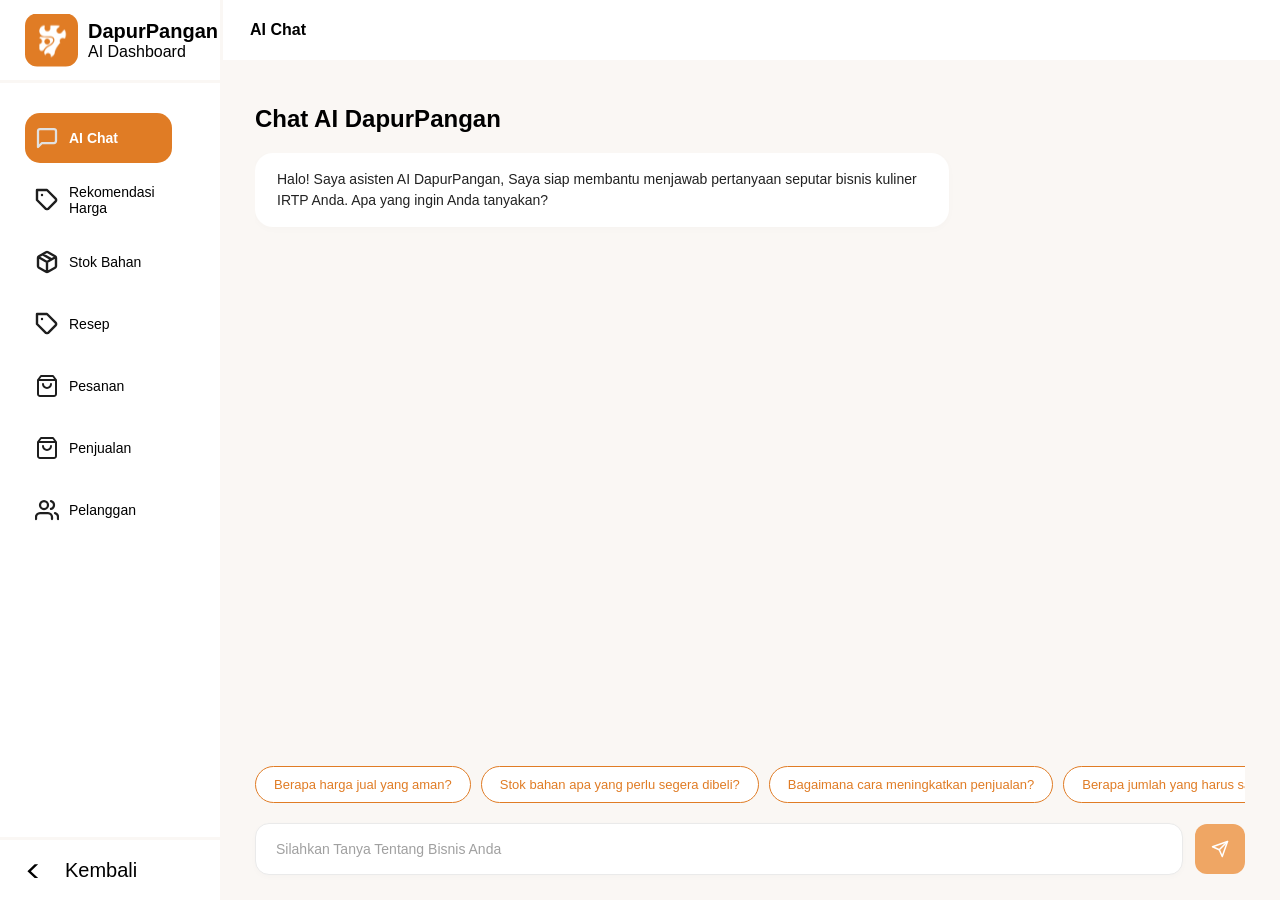
<file: frontend/HTML/AI Dashboard.html>
<!DOCTYPE html>
<html lang="id">
<head>
    <meta charset="UTF-8">
    <meta name="viewport" content="width=device-width, initial-scale=1.0">
    <title>DapurPangan</title>
    <link rel="icon" type="image/svg+xml" href="../Image/Logo/Logo DapurPangan.svg">
    <link rel="stylesheet" href="../CSS/AI Dashboard.css">
</head>

<body>
    <div id="app-layout">

        <div id="Sidebar">
            <div id="header-siderbar">
                <img src="../Image/Logo/Logo DapurPangan.svg" alt="Logo DapurPangan" style="height: 53px; width: 53px;">
                <div id="header-siderbar-teks">
                    <h3>DapurPangan</h3>
                    <p>AI Dashboard</p>
                </div>
            </div>

            <div id="isi-sidebar">
                <div class="isi aktif">
                    <img src="../Image/Dashboard AI/Message square.svg" alt="message" style="height: 24px; width: 24px;">
                    <a href="#ai-chat">AI Chat</a>
                </div>

                <div class="isi">
                    <img src="../Image/Dashboard AI/Tag.svg" alt="Harga" style="height: 24px; width: 24px;">
                    <a href="#rekomendasi-harga">Rekomendasi Harga</a>
                </div>

                <div class="isi">
                    <img src="../Image/Dashboard AI/Package.svg" alt="Stok" style="height: 24px; width: 24px;">
                    <a href="#stok-bahan">Stok Bahan</a>
                </div>

                <div class="isi">
                    <img src="../Image/Dashboard AI/Tag.svg" alt="Resep" style="height: 24px; width: 24px;">
                    <a href="#resep">Resep</a>
                </div>

                <div class="isi">
                    <img src="../Image/Dashboard AI/Shopping cart.svg" alt="Pesanan & Pelanggan" style="height: 24px; width: 24px;">
                    <a href="#pesanan">Pesanan</a>
                </div>

                <div class="isi">
                    <img src="../Image/Dashboard AI/Shopping cart.svg" alt="Penjualan" style="height: 24px; width: 24px;">
                    <a href="#penjualan">Penjualan</a>
                </div>

                <div class="isi">
                    <img src="../Image/Dashboard AI/Person.svg" alt="Pesanan & Pelanggan" style="height: 24px; width: 24px;">
                    <a href="#pelanggan">Pelanggan</a>
                </div>

            </div>

            <div id="kembali">
                <div id="kembali-teks">
                    <img src="../Image/Tanda-Panah.svg" alt="panah-kembali" style="rotate: 180deg; height: 15px; width: 15px;">
                    <a href="../HTML/index.html">Kembali</a>
                </div>
            </div>
        </div>

        <div id="main-frame">
            <div id="ai-chat" class="page-content">
                <div class="page-title">
                    <h4>AI Chat</h4>
                </div>
            
                <div id="chat-body">
                    <h2 class="chat-main-tittle">Chat AI DapurPangan</h2>
                    <div class="chat-messages" id="chat-messages">
                        <div class="message ai-message">
                            <div class="bubble-ai">
                                Halo! Saya asisten AI DapurPangan, Saya siap membantu menjawab pertanyaan seputar bisnis kuliner IRTP Anda. Apa yang ingin Anda tanyakan?
                            </div>
                        </div>
                    </div>

                    <div class="chat-footer">
                        <div class="quick-prompts">
                            <button class="prompt-template">Berapa harga jual yang aman?</button>
                            <button class="prompt-template">Stok bahan apa yang perlu segera dibeli?</button>
                            <button class="prompt-template">Bagaimana cara meningkatkan penjualan?</button>
                            <button class="prompt-template">Berapa jumlah yang harus saya produksi hari ini?</button>
                        </div>

                        <div class="chat-input-container">
                            <input type="text" id="chat-input" placeholder="Silahkan Tanya Tentang Bisnis Anda">
                            <button id="send-btn" aria-label="Kirim Pesan">
                                <svg width="18" height="18" viewBox="0 0 24 24" fill="none" stroke="currentColor" stroke-width="2" stroke-linecap="round" stroke-linejoin="round">
                                    <line x1="22" y1="2" x2="11" y2="13"></line>
                                    <polygon points="22 2 15 22 11 13 2 9 22 2"></polygon>
                                </svg>
                            </button>
                        </div>
                    </div>
                </div>
            </div>
            
            <div id="rekomendasi-harga" class="page-content">
                <div class="page-title">
                    <h4>Rekomendasi Harga</h4>
                </div>
                
                <div class="megabox">
                    <div class="box">
                        <h2 class="section-heading">Parameter Perhitungan</h2>
                        <div class="form-grid">
                            <div class="form-group">
                                <label>Nama Produk</label>
                                <input type="text" id="input-nama" class="input-data" placeholder="Tempe">
                            </div>

                            <div class="form-group">
                                <label>Target Margin (%)</label>
                                <input type="number" id="input-margin" class="input-data" placeholder="20">
                            </div> 

                            <div class="form-group">
                                <label>Harga Pasar Min (Rp)</label>
                                <input type="number" id="input-min" class="input-data" placeholder="4500">
                            </div>

                            <div class="form-group">
                                <label>Harga Pasar Max (Rp)</label>
                                <input type="number" id="input-max" class="input-data" placeholder="5500">
                            </div>
                        </div>

                        <div class="button-wrapper">
                            <button id="btn-hitung" class="btn">Hitung Harga</button>
                        </div>
                    </div> 

                    <!-- Result -->
                    <div id="result-box" class="result-box">
                        <div class="result-header">
                            <h3>Hasil Rekomendasi Harga</h3>
                            <span class="badge-status">Rekomendasi AI</span>
                        </div>

                        <div class="result-grid">
                                <p class="label">Harga Jual Direkomendasikan</p>
                                <div class="harga-jual">
                                    <h2 class="Currency">Rp</h2>
                                    <h2 id="hasil-harga" class="price">0</h2>
                                </div>
                                <p id="hasil-subtext" class="subtext">Berdasarkan margin target & analisis pasar</p>
                        </div>
                        <div class="button-wrapper">
                            <button id="btn-edit-param" class="btn">Edit Parameter</button>
                            <button id="btn-reset-hasil" class="btn">Reset Hasil</button>
                        </div>
                    </div>
                </div>

            </div>

            <div id="stok-bahan" class="page-content">
                <div class="page-title">
                    <h4>Stok Bahan</h4>
                </div>

                <div id="page-stockbahan" class="page-body" >
                    <div id="page-frame-stokbahan" class="page-frame">
                        <div class="page-header">
                            <h2 class="section-heading">Stok Bahan Baku</h2>
                            <button class="btn-tambah" id="btn-tambah-bahan" data-target="tambah-bahan">Tambah Data</button>
                            <button class="btn" id="btn-import-bahan" style="margin-left:8px;">Import CSV</button>
                        </div>

                        <div class="page-main">
                            <div id="filter-tabs-bahan" class="filter-tabs">
                                <button id="btn-semua-bahan" class="btn-filter active">Semua</button>
                                <button id="btn-hari-bahan" class="btn-filter">Hari Ini</button>
                            </div>
                        </div>

                        <div class="box" id="tambah-bahan" hidden>
                            <h2 class="section-heading">Tambah Bahan Baku</h2>
                            <div class="form-grid">
                                 <div class="form-group">
                                    <label>Nama Bahan</label>
                                    <input type="text" id="input-nama-bahan" class="input-data" placeholder="Gula">
                                </div>

                                <div class="form-group">
                                    <label>Jumlah</label>
                                    <input type="number" id="input-jumlah-bahan" class="input-data" placeholder="10">
                                </div> 

                                <div class="form-group">
                                    <label>Satuan</label>
                                    <select name="pilih-satuan" id="input-satuan-bahan" class="input-data">
                                        <option value="">Pilih Satuan</option>
                                        <option value="g">Gram (g)</option>
                                        <option value="kg">Kilogram (Kg)</option>
                                        <option value="liter">Liter</option>
                                        <option value="lembar">Lembar</option>
                                    </select>
                                </div>

                                <div class="form-group">
                                    <label>Harga per Satuan (Rp)</label>
                                    <input type="number" id="input-harga-bahan" class="input-data" placeholder="5500">
                                </div>
                            </div>

                            <div class="button-wrapper">
                                <button id="btn-simpan-bahan" class="btn">Simpan</button>
                                <button id="btn-batal-bahan" class="btn" hidden>Batal</button>
                            </div>

                        </div>
                    </div>

                    <div id="rec-stok-box" class="box" style="margin-bottom:12px;"></div>

                    <div class="box" id="panel-import-bahan" hidden>
                        <h2 class="section-heading">Import Data Stok (CSV)</h2>
                        <div style="display:flex;gap:8px;flex-wrap:wrap;align-items:center;margin-bottom:8px;">
                            <button id="btn-template-bahan" class="btn">Download Template</button>
                            <input type="file" id="file-import-bahan" accept=".csv" style="font-size:13px;">
                            <button id="btn-upload-bahan" class="btn">Upload</button>
                        </div>
                        <div id="hasil-import-bahan" style="font-size:13px;"></div>
                    </div>

                    <div class="list-data" id="list-stok">
                        <div class="box-list">
                                
                        </div>
                    </div>

                </div>
            </div>

            <div id="resep" class="page-content">
                <div class="page-title">
                    <h4>Resep</h4>
                </div>

                <div id="page-resep" class="page-body">
                    <div id="page-frame-resep" class="page-frame">
                        <div class="page-header">
                            <h2 class="section-heading">Resep & Takaran Bahan</h2>
                            <button class="btn-tambah" id="btn-tambah-resep" data-target="tambah-resep">Tambah Data</button>
                        </div>

                        <div class="page-main">
                            <div class="box" id="tambah-resep" hidden>
                                <h2 class="section-heading">Tambah Resep</h2>
                                <div class="form-grid">
                                    <div class="form-group">
                                        <label>Nama Produk</label>
                                        <input type="text" id="input-produk-resep" class="input-data" placeholder="tempe">
                                    </div>

                                    <div class="form-group">
                                        <label>Nama Bahan</label>
                                        <input type="text" id="input-bahan-resep" class="input-data" placeholder="Kedelai">
                                    </div>

                                    <div class="form-group">
                                        <label>Takaran per Unit (angka)</label>
                                        <input type="number" id="input-takaran-resep" class="input-data" placeholder="0.1" step="any" min="0">
                                    </div>

                                    <div class="form-group">
                                        <label>Satuan</label>
                                        <select id="input-satuan-resep" class="input-data">
                                            <option value="">Pilih Satuan</option>
                                            <option value="g">Gram (g)</option>
                                            <option value="kg">Kilogram (kg)</option>
                                            <option value="liter">Liter</option>
                                            <option value="lembar">Lembar</option>
                                            <option value="pcs">Pcs</option>
                                            <option value="bungkus">Bungkus</option>
                                        </select>
                                    </div>
                                </div>

                                <div class="button-wrapper">
                                    <button id="btn-simpan-resep" class="btn">Simpan</button>
                                    <button id="btn-batal-resep" class="btn" hidden>Batal</button>
                                </div>
                            </div>
                        </div>
                    </div>

                    <!-- Panel Cek Kebutuhan -->
                    <div class="box" id="box-cek-resep" style="margin-bottom:12px;">
                        <h2 class="section-heading">Cek Kebutuhan Bahan untuk Pesanan</h2>
                        <div style="display:flex;gap:8px;flex-wrap:wrap;align-items:center;margin-bottom:8px;">
                            <select id="pilih-produk-cek" class="input-data" style="max-width:200px;"></select>
                            <input type="number" id="input-jumlah-cek" class="input-data" placeholder="Jumlah produk (mis. 100)" min="1" style="max-width:200px;">
                            <button id="btn-cek-resep" class="btn">Cek Kebutuhan</button>
                        </div>
                        <div id="hasil-cek-resep" style="font-size:13px;"></div>
                    </div>

                    <div class="list-data" id="list-resep">
                        <div class="box-list">

                        </div>
                    </div>
                </div>
            </div>

            <div id="pesanan" class="page-content">
                <div class="page-title">
                    <h4>Pesanan</h4>
                </div>
                
                <div id="page-pesanan" class="page-body" >
                    <div id="page-frame-pesanan" class="page-frame">
                        <div class="page-header">
                            <h2 class="section-heading">Pesanan</h2>
                            <button class="btn-tambah" id="btn-tambah-pesanan" data-target="tambah-pesanan">Tambah Data</button>
                            <button class="btn" id="btn-import-pesanan" style="margin-left:8px;">Import CSV</button>
                        </div>

                        <div class="page-main">

                            <div id="filter-tabs-pesanan" class="filter-tabs">
                                <button id="btn-semua-pesanan" class="btn-filter active">Semua</button>
                                <button id="btn-hari-pesanan" class="btn-filter">Hari Ini</button>
                            </div>

                            <div class="box" id="tambah-pesanan" hidden>
                                <h2 class="section-heading">Tambah Pesanan</h2>
                                <div class="form-grid">
                                    <div class="form-group">
                                        <label>Nama Pelanggan</label>
                                        <input type="text" id="input-nama-pemesan" class="input-data" placeholder="adi">
                                    </div>

                                    <div class="form-group">
                                        <label>Nama Produk</label>
                                        <input type="text" id="input-produk-pesanan" class="input-data" placeholder="tempe">
                                    </div> 

                                    <div class="form-group">
                                        <label>Jumlah Pesanan</label>
                                        <input type="number" id="input-jumlah-pesanan" class="input-data" placeholder="10">
                                    </div>

                                    <div class="form-group">
                                        <label>Tanggal</label>
                                        <input type="date" id="input-tanggal-pesanan" class="input-data">
                                    </div>
                                    <div class="form-group">
                                        <label>Status Pesanan</label>
                                        <select id="input-status-pesanan" class="input-data">
                                            <option value="pending">Menunggu</option>
                                            <option value="delivered">Selesai</option>
                                            <option value="cancelled">Dibatalkan</option>
                                        </select>
                                    </div>
                                </div>

                                <div class="button-wrapper">
                                    <button id="btn-simpan-pesanan" class="btn">Simpan</button>
                                    <button id="btn-batal-pesanan" class="btn" hidden>Batal</button>
                                </div>
                            </div>

                        </div>
                    </div>

                    <div id="box-prediksi-besok" class="box" style="margin-bottom:12px;"></div>

                    <div id="proj-pesanan-box" class="box" style="margin-bottom:12px;"></div>

                    <div class="box" id="panel-import-pesanan" hidden>
                        <h2 class="section-heading">Import Data Pesanan (CSV)</h2>
                        <div style="display:flex;gap:8px;flex-wrap:wrap;align-items:center;margin-bottom:8px;">
                            <button id="btn-template-pesanan" class="btn">Download Template</button>
                            <input type="file" id="file-import-pesanan" accept=".csv" style="font-size:13px;">
                            <button id="btn-upload-pesanan" class="btn">Upload</button>
                        </div>
                        <div id="hasil-import-pesanan" style="font-size:13px;"></div>
                    </div>

                    <div class="list-data" id="list-pesanan">
                        <div class="box-list">
                                
                        </div>
                    </div>

                </div>
            </div>

            <div id="penjualan" class="page-content">
                <div class="page-title">
                    <h4>Penjualan</h4>
                </div>
                
                <div id="page-penjualan" class="page-body">
                    <div id="page-frame-penjualan" class="page-frame">
                        <div class="page-header">
                            <h2 class="section-heading">Penjualan Per Individu</h2>
                            <button class="btn-tambah" id="btn-tambah-penjualan" data-target="tambah-penjualan">Tambah Data</button>
                            <button class="btn" id="btn-import-penjualan" style="margin-left:8px;">Import CSV</button>
                        </div>
                        <div class="page-main">
                            <div id="filter-tabs-penjualan" class="filter-tabs">
                                <button id="btn-semua-penjualan" class="btn-filter active">Semua</button>
                                <button id="btn-hari-penjualan" class="btn-filter">Hari Ini</button>
                            </div>
                            <div class="box" id="tambah-penjualan" hidden>
                                <h2 class="section-heading">Tambah Penjualan</h2>
                                <div class="form-grid">
                                    <div class="form-group">
                                        <label>Nama Produk</label>
                                        <input type="text" id="input-produk-penjualan" class="input-data" placeholder="tempe">
                                    </div>
                                    <div class="form-group">
                                        <label>Jumlah Individu</label>
                                        <input type="number" id="input-individu-penjualan" class="input-data" placeholder="100">
                                    </div>
                                    <div class="form-group">
                                        <label>Beli per Individu</label>
                                        <input type="number" id="input-perindividu-penjualan" class="input-data" placeholder="1">
                                    </div>
                                    <div class="form-group">
                                        <label>Tanggal</label>
                                        <input type="date" id="input-tanggal-penjualan" class="input-data">
                                    </div>
                                </div>
                                <div class="button-wrapper">
                                    <button id="btn-simpan-penjualan" class="btn">Simpan</button>
                                    <button id="btn-batal-penjualan" class="btn" hidden>Batal</button>
                                </div>
                            </div>
                        </div>
                    </div>
                    <div class="box" id="panel-import-penjualan" hidden>
                        <h2 class="section-heading">Import Data Penjualan (CSV)</h2>
                        <div style="display:flex;gap:8px;flex-wrap:wrap;align-items:center;margin-bottom:8px;">
                            <button id="btn-template-penjualan" class="btn">Download Template</button>
                            <input type="file" id="file-import-penjualan" accept=".csv" style="font-size:13px;">
                            <button id="btn-upload-penjualan" class="btn">Upload</button>
                        </div>
                        <div id="hasil-import-penjualan" style="font-size:13px;"></div>
                    </div>
                    <div class="list-data" id="list-penjualan">
                        <div class="box-list">
                                
                        </div>
                    </div>
                </div>
            </div>

            <div id="pelanggan" class="page-content">
                <div class="page-title">
                    <h4>Pelanggan</h4>
                </div>
                
                <div id="page-pelanggan" class="page-body">
                    <div id="page-frame-pelanggan" class="page-frame">
                        <div class="page-header">
                            <h2 class="section-heading">Pelanggan</h2>
                            <button class="btn-tambah" id="btn-tambah-pelanggan" data-target="tambah-pelanggan">Tambah Data</button>
                            <button class="btn" id="btn-import-pelanggan" style="margin-left:8px;">Import CSV</button>
                        </div>

                        <div class="page-main">
                            <div id="filter-tabs-pelanggan" class="filter-tabs">
                                <button id="btn-semua-pelanggan" class="btn-filter active">Semua</button>
                                <button id="btn-hari-pelanggan" class="btn-filter">Hari Ini</button>
                            </div>

                            <div class="box" id="tambah-pelanggan" hidden>
                                <h2 class="section-heading">Tambah Pelanggan</h2>
                                <div class="form-grid">           
                                    <div class="form-group">
                                        <label>Nama Pelanggan</label>
                                        <input type="text" id="input-nama-pelanggan" class="input-data" placeholder="adi">
                                    </div>

                                    <div class="form-group">
                                        <label>Alamat</label>
                                        <input type="text" id="input-Alamat-pelanggan" class="input-data" placeholder="Jl. Kenaga No. 3">
                                    </div> 

                                    <div class="form-group">
                                        <label>No. HP</label>
                                        <input type="tel" id="input-telepon" class="input-data" placeholder="081234567890" pattern="[0-9]*" inputmode="numeric" required>
                                    </div>
                                </div>

                                <div class="button-wrapper">
                                    <button id="btn-simpan-pelanggan" class="btn">Simpan</button>
                                    <button id="btn-batal-pelanggan" class="btn" hidden>Batal</button>
                                </div>

                            </div>                    
                        </div>
                    </div>

                    <div class="box" id="panel-import-pelanggan" hidden>
                        <h2 class="section-heading">Import Data Pelanggan (CSV)</h2>
                        <div style="display:flex;gap:8px;flex-wrap:wrap;align-items:center;margin-bottom:8px;">
                            <button id="btn-template-pelanggan" class="btn">Download Template</button>
                            <input type="file" id="file-import-pelanggan" accept=".csv" style="font-size:13px;">
                            <button id="btn-upload-pelanggan" class="btn">Upload</button>
                        </div>
                        <div id="hasil-import-pelanggan" style="font-size:13px;"></div>
                    </div>

                    <div class="list-data" id="list-pelanggan">
                        <div class="box-list">
                                
                        </div>
                    </div>

                </div>
            </div>

        </div>
    </div>

    <script src="../JS/script.js?v=9"></script>
</body>
</html>
</file>
<file: frontend/CSS/style.css>
html, body{
    width: 100%;
    margin: 0;
    padding: 0;
}

body{
    background-color: #FFFFFF;
    font-family: 'Poppins', 'Century Gothic', 'Segoe UI', sans-serif;
    cursor:default;
    user-select: none;
}

h1{
    font-size: 24px;
    font-weight: 700;
}

h2{
    font-size: 24px;
    font-weight: 200;
}

.navbar-menu{
    display: flex;
    align-items: center;
    position: sticky;   
    top: 0;
    z-index: 100;

    background-color: #FFFFFF;
}

/* Paling Kiri */
#logo-wrapper{
    margin-left: 72px;
    display: flex;
    align-items: center;
    gap: 12px;
}

#logo-wrapper a{
    margin: 0;
    white-space: nowrap;
    font-size: 24px;
    text-decoration: none;
    color: #000000;
    font-weight: 700;
    transition: color 0.3s ease;
}

#logo-wrapper a:hover{
    color: #E07C25;
}

/* Tengah */
.Nav{
    margin-left: 200px;
    display: flex;
    align-items: center;
    justify-self: center;
    padding: 15px;
    width: 100%;
}

.nav-item{
    display: flex;
    align-items: center;
    width: 100%;
    justify-content: center;
    gap: 70px;
}

.nav-group{
    position: relative;
    display: flex;
    justify-content: center;
    align-items: center;
    width: 125px;
    height: 38px;
}

.nav-group p{
    font-size: 20px;
    font-weight: 525;
    text-decoration: none;
    color:black;
    display: flex;
    gap: 10px;
    align-items: center;
    justify-content: center;
    transition: color 0.3s ease, background-color 0.3s ease; 
    width: 125px;
    height: 38px;
    border-radius: 10px; 
}

.nav-item img.Panah-Bawah{
    transition: 0.3s ease;
    transform: rotate(0deg);
}

.nav-group:hover img.Panah-Bawah{
    transform: rotate(180deg);
    filter: invert(61%) sepia(74%) saturate(1312%) hue-rotate(345deg) brightness(98%) contrast(93%);
}

.nav-group:hover{
    border-radius: 15px;
    color: #E07C25;
    background-color: #F9EADC;
}

.nav-header{
    color: #000000;
    transition: color 0.3s ease;
}

.nav-header:hover{
    color: #E07C25;
}

.mega-box{
    position: fixed;
    top: 75px;
    left: 50%;
    transform: translateX(-50%);

    width: 600px;
    background-color: #FFFFFF;
    color: #E07C25;
    padding: 24px;
    border-radius: 16px;
    box-shadow: 0px 10px 30px rgba(0, 0, 0, 0.12);

    opacity: 0;
    visibility: hidden;
    transition: opacity 0.3s ease, visibility 0.3s ease, top 0.3s ease;

    display: flex;
    flex-direction: column;
    gap: 5px;
}

.nav-group:hover .mega-box{
    opacity: 1;
    visibility: visible;
    top: 85px;
}

.mega-box h3{
    margin: 0;
}

.isi-megabox{
    display: flex;
    align-items: center;
    margin-left: 15px;
}

.teks{
    color: #000000;
    margin: 0;
    margin-bottom: 5px;
}

.teks h4{
    margin: 0;
    margin-top: 5px;
    margin-bottom: 5px;
}

.teks p{
    margin: 0;
    width: 100%;
    font-size: 14px;
    justify-content: flex-start;
    height: auto;
}

/* Paling Kanan */
#tombol-masuk{
    width: 100%;
    height: 48px;
    display: flex;
    justify-content: flex-end;
    margin-right: 72px;
}

#tombol-masuk a{
    font-size: 22px;
    text-decoration: none;
    color: #FDF3EA;
    background-color: #E07C25;
    border-radius: 10px;
    font-weight: 600;
    gap: 8px;

    display: flex;
    justify-content: flex-start;
    padding: 0 16px;
    align-items: center;
    width: 140px;
    height: 48px;
}


/* Body */
.Body-Content{  
    background-color: #f6ecdf;
    padding: 8px 10px 8px 10px; 
    position: relative; bottom: 7px;
    box-shadow: 0px 4px 4px rgb(0, 0, 0, 0.11);
}

#Judul h1{
    font-size: 64px;
    color: #E07C25;
    text-align: center;
    justify-content: center;
}

#Isi-Teks p{
    font-size: 24px;
    text-align: center;
    margin-bottom: 50px;
    font-weight: 400;
    position: relative; bottom: 20px;
}

#Tombol{
    display: flex;
    width: 100%;
    justify-content: center;
    position: relative; bottom: 40px;
}

#Tombol a{
    font-size: 24px;
    text-decoration: none;
    display: flex;
    justify-content: center;
    align-items: center;
    width: 235px;
    height: 58px;
}

/* Tombol Kiri */
#btn-Lihat-Demo{
    margin-right: 48px;
    display: flex;
    justify-content: center;
    width: 235px;
    height: 58px;
    padding: 0px;
    border-radius: 15px;
    border: solid 2px #E07C25;
}

#btn-Lihat-Demo a{
    color: #E07C25;
    font-weight: 600;
}

/* Tombol Kanan */
#btn-Mulai{
    margin-left: 48px;
    display: flex;
    justify-content: center;
    width: 235px;
    height: 58px;
    padding: 0px;
    border-radius: 15px;
    background-color: #E07C25;
    border: none;
}

#btn-Mulai a{
    color: #f6ecdf;
    font-weight: 600;
}

/* Fitur Unggulan */
.badge-hiasan{
    width: 199px;
    height: 46px;
    box-sizing: border-box;
    margin: 0 auto;
    display: flex;
    justify-content: center;
    align-items: center;
    position: relative; top: 90px;
    /* text */
    font-size: 20px;
    font-weight: 600;
    color: #E07C25;
    text-align: center;
    /* Hiasan */
    border: solid 3px #DABE9E;
    border-radius: 45px;
    background-color: #F9EADC;
}

.card-container{
    background-color: #f6ecdf;
    width: 100%;
    height: 510px;
    position: relative; top: 20px;
    box-shadow: 0px 4px 4px rgb(0, 0, 0, 0.11);
    display: flex;
    gap: 41px;
    justify-content: center;
    align-items: center;
}

.isi-fitur{
    background-color: #ffffff;
    border: solid 3px #DABE9E;
    border-radius: 23px;
    width: 371px;
    height: 310px;
    padding: 24px;
    margin: 0;
    font-size: 20px;
}

.Header-fitur{
    display: flex;
    align-items: center;
    gap: 16px;
    margin-bottom: 20px;
}

.logo-fitur{
    background-color: #E07C25B3;
    border-radius: 25px;
    width: 80px;
    height: 80px;
    flex-shrink: 0;
    text-align: center;
    display: flex;
    align-items: center;
    justify-content: center;
}

.Header-fitur h3{
    margin: 0; 
    font-size: 24px;
    font-weight: 600;
}

/* Cara Kerja */
.Cara-kerja h3{
    margin: 0;
    font-size: 48px;
    color: #E07C25;
    font-weight: 600;
    margin-left: 33px;
    margin-top: 47px;
}

.Cara-kerja h4{
    margin: 0;
    font-size: 24px;
    font-weight: 600;
    margin-left: 33px;
}

.Cara-kerja p{
    margin: 0;
    font-size: 20px;
    font-weight: 300;
    width: 238px;
    height: 150px;
    margin-left: 33px;
}

.Cara-kerja{
    margin-top: 80px;
    display: flex;
    justify-content: center;
    gap: 36px;
}

#CaraKerja-Satu{
    background: #FFFFFF;
    border: solid 3px #DABE9E;
    border-radius: 23px;
    width: 277px;
    height: 342px;
    position: relative;
}

#Garis-satu{
    position: absolute;
    top: 36px;
    left: 149px;
}

#CaraKerja-Dua{
    background: #FFFFFF;
    border: solid 3px #DABE9E;
    border-radius: 23px;
    width: 300px;
    height: 390px;
    position: relative;
}

#Garis-dua{
    position: absolute;
    top: 36px;
    left: 170px;
}

#CaraKerja-Tiga{
    background: #FFFFFF;
    border: solid 3px #DABE9E;
    border-radius: 23px;
    width: 323px;
    height: 350px;
    position: relative;
}

#Garis-tiga{
    position: absolute;
    top: 36px;
    left: 193px;
}

#CaraKerja-Empat{
    background: #FFFFFF;
    border: solid 3px #DABE9E;
    border-radius: 23px;
    width: 298px;
    height: 315px;
}

/* FAQ */
.FAQ{
    width: 100%;
    min-width: 693px;
    background-color: #f6ecdf;
    padding-bottom: 50px;
    box-shadow: 0px 4px 4px rgb(0, 0, 0, 0.11);
}

#Header-FAQ h3{
    display: flex;
    justify-content: center;
    position: relative; top:55px;
}

#Header-FAQ p{
    display: flex;
    justify-content: center;
    position: relative; bottom:30px;
}

.Kotak-pertanyaan details{
    width: 1306px;
    min-height: 59px;
    background-color: #FFFFFF;
    border-radius: 21px;
    margin: 20px auto;
    overflow: hidden;
}

.Kotak-pertanyaan summary{
    list-style: none;
    font-size: 20px;
    font-weight: 550;
    display: flex;
    height: 59px;
    justify-content: space-between;
    align-items: center;
    padding-left: 20px;
    padding-right: 25px;
}

.Kotak-pertanyaan p{
    list-style: none;
    width: 1200px;
    margin: 0px;
    padding-left: 20px;
    font-weight:500;
    padding-bottom: 20px;
}

.Kotak-pertanyaan summary img.panah-faq{
    transition: 0.3s ease;
    transform: rotate(0deg);
}

.Kotak-pertanyaan details[open] summary img.panah-faq{
    transform: rotate(90deg);
}

/* Bottom */
.Bottom{
    width: 100%;
    height: 800px;
    background-color: #2D2D2D;
    margin-top: 83px;
}

#Header-bottom h3{
    display: flex;
    justify-content: center;
    position: relative; top:55px;
}

#Header-bottom p{
    display: flex;
    justify-content: center;
    position: relative; top:25px;
}

#Tombol-Mulai{
    background-color: #E07C25;
    width:358px ;
    height:91px ;
    margin: 70px auto;
    border-radius: 17px;
    padding: 0;
}

#Tombol-Mulai a{
    color: #FFFFFF;
    text-decoration: none;
    font-size: 28px;
    font-weight:600;
    display: flex;
    align-items: center;
    justify-content: center;
    width:358px ;
    height:91px ;
}

#penutup{
    gap: 140px;
    display: flex;
    padding-left: 50px;
    color: #FFFFFF;
}

#deskripsi-produk{
    width: 416px;
    height: 324px;
    text-align: justify;
    margin-top: 20px;
}

#header-logo{
    display: flex;
    align-items: center;
    gap: 16px;
}

#tentang-kami{
    margin-top: 20px;
    text-align: justify;
    width: 599px;
    height: 324px;
    justify-content: flex-start;
}

/* Responsif layar kecil: kotak FAQ agar tidak terpotong */
@media (max-width: 1450px){
    .Kotak-pertanyaan details{
        width: auto;
        max-width: 95%;
    }
    .Kotak-pertanyaan p{
        width: auto;
        max-width: 100%;
        box-sizing: border-box;
    }
}
</file>
<file: frontend/CSS/AI Dashboard.css>
html, body{
    width: 100%;
    margin: 0;
    padding: 0;
}

body{
    background-color: #FAF7F4;
    font-family: 'Poppins', 'Century Gothic', 'Segoe UI', sans-serif;
    cursor:default;
    user-select: none;
}

#app-layout{
    display: flex;
    width: 100%;
    min-height: 100vh;
}

#main-frame{
    margin-left: 319px;
    width: calc(100% - 319px);
    min-height: 100vh;
    box-sizing: border-box;
    position: fixed;
    top: 0;
    bottom: 0;
    overflow-y: auto;
}

.page-content{
    width: 100%;
    /* Default tersembunyi: hilangkan flash semua section sebelum JS menampilkan
       section aktif lewat switchPage() */
    display: none;
}

.page-title{
    display: flex;
    align-items: center;
    padding-left: 30px;
    box-sizing: border-box;
    width: 100%;
    height: 60px;
    background-color: #ffffff;
}

.page-title h4{
    margin: 0;
    font-size: 16px;
    font-weight: 600;
    color: #000000;
}

#Sidebar{
    background-color: #FFFFFF;
    width: 319px;
    height: 100vh;

    top: 0;
    left: 0;
    z-index: 100;
    position: fixed;
    align-items: flex-start;
    display: flex;
    flex-direction: column;
    border-right:  solid 3px #FAF7F4;
}

#header-siderbar{
    gap: 10px;
    display: flex;
    width: 100%;
    height: 80px;
    align-items: center;
    border-bottom: solid 3px #FAF7F4;
}

#header-siderbar img{
    margin-left: 25px;
}

#header-siderbar-teks h3{
    margin: 0;
    font-size: 20px;
}

#header-siderbar-teks p{
    margin: 0;
    font-size: 16px;
    font-weight: 300;
}

#isi-sidebar{
    margin-left: 25px;
    display: flex;
    flex-direction: column;
    gap: 12px;
    margin-top: 30px;
    flex: 1;
}

.isi{
    gap: 10px;
    height: 50px;
    width: 250px;
    display: flex;
    padding-left: 10px;
    align-items: center;
    border-radius: 15px;
    transition: background-color 0.3s ease, color 0.3s;
}

.isi a{
    text-decoration: none;
    font-size: 16px;
    color: #000000;
    transition: color;
}

.isi.aktif{
    background-color: #E07C25;
}

.isi.aktif a{
    color: #FFFFFF;
    font-weight: 600;
}

.isi.aktif img{
    filter: invert(100%);
}

#kembali{
    display: flex;
    width: 100%;
    height: 60px;
    border-top: solid 3px #FAF7F4;
}

#kembali a{
    color: #000000;
    text-decoration: none;
    font-size: 20px;
    font-weight: 500;
}

#kembali-teks{
    display: flex;
    align-items: center;
    gap: 25px;
    margin-left: 25px;
}

#ai-chat{
    display: flex;
    flex-direction: column;
    height: 100vh;
    padding: 0;
    box-sizing: border-box;
    background-color: #FAF7F4;    
}

#chat-body{
    display: flex;
    flex-direction: column;
    flex: 1;
    padding: 25px 35px;
    box-sizing: border-box;
    overflow: hidden;
}

.chat-messages{
    flex: 1;
    overflow-y: auto;
    display: flex;
    flex-direction: column;
    gap: 20px;
    padding-bottom: 20px;
}

.ai-message{
    display: flex;
    align-items: flex-start;
    gap: 12px;
}

.bubble-ai{
    background-color: #FFFFFF;
    color: #222222;
    padding: 16px 22px;
    border-radius: 18px;
    font-size: 14px;
    line-height: 1.5;
    max-width: 650px;
    box-shadow: 0 2px 8px rgba(0, 0, 0, 0.02);
}

.chat-footer{
    margin-top: auto;
    display: flex;
    flex-direction: column;
    gap: 15px;
}

.quick-prompts{
    display: flex;
    gap: 10px;
    overflow-x: auto;
    padding-bottom: 5px;
}

.prompt-template{
    background-color: #FFFFFF;
    border: 1px solid #E07C25;
    color: #E07C25;
    padding: 10px 18px;
    border-radius: 20px;
    font-size: 13px;
    font-weight: 500;
    cursor: pointer;
    white-space: nowrap;
    transition: all 0.2s ease;
}

.prompt-template:hover{
    background-color: #E07C25;
    color: #FFFFFF;
}

.chat-input-container{
    display: flex;
    align-items: center;
    gap: 12px;
    background-color: transparent;
}

.chat-input-container input{
    flex: 1;
    height: 50px;
    background-color: #FFFFFF;
    border: 1px solid #EAEAEA;
    border-radius: 14px;
    padding: 0 20px;
    font-size: 14px;
    color: #333333;
    outline: none;
    box-shadow: 0 2px 6px rgba(0, 0, 0, 0.02);
}

.chat-input-container input::placeholder{
    color: #A0A0A0;
}

#send-btn{
    width: 50px;
    height: 50px;
    background-color: #EFA664;
    border: none;
    border-radius: 12px;
    color: #FFFFFF;
    display: flex;
    align-items: center;
    justify-content: center;
    cursor: pointer;
    transition: background-color 0.2s ease;
}

#send-btn:hover{
    background-color: #E07C25;
}

.section-heading{
    font-size: 16px;
    font-weight: 600;
    margin-bottom: 20px;
    color: #111827;
}

.megabox{
    width: 100%;
    display: flex;
    align-items: center;
    margin-top: 20px;
    flex-direction: column;
    gap: 25px;
}

.box{
    background-color: #FFFFFF;
    border-radius: 18px;
    padding: 28px 32px;
    width: 1100px;
}

.form-grid {
    display: grid;
    grid-template-columns: repeat(4, 1fr);
    gap: 20px;
    margin-bottom: 24px;
}

.form-group{
    display: flex;
    flex-direction: column;
    gap: 8px;
}

.form-group label{
    font-size: 13px;
    color: #6b7280;
    font-weight: 500;
}

.input-data{
    border: solid 1px #E07C25;
    border-radius: 8px;
    transition: border-color 0.2s ease;
    outline: none;
    width: 200px;
    height: 30px;
    padding: 0 16px;
    display: flex;
}

.input-data:focus{
    border-color: #E07C25;
}

.btn{
    background-color: #E07C25;
    height: 46px;
    color: #FFFFFF;
    border: none;
    padding: 0 24px;
    border-radius: 12px;
    font-size: 14px;
    font-weight: 600;
    transition: background-color 0.3s ease;
}

.btn:hover{
    background-color: #D36B15;
}

.result-box{
    background-color: #FFFFFF;
    border-radius: 18px;
    padding: 28px 32px;
    width: 1100px;
}

.result-header{
    display: flex;
    justify-content: space-between;
    align-items: center;
    margin-bottom: 20px;
}

.result-header h3{
    margin: 0;
    font-size: 18px;
    color: #111827;
}

.badge-status{
    background-color: #FEF3C7;
    color: #E07C25;
    padding: 4px 12px;
    border-radius: 20px;
    font-size: 12px;
    font-weight: 600;
}

.harga-jual{
    display: flex;
    gap: 5px;
    margin: 8px 0;
}

.harga-jual h2 {
    margin: 0;
}

.page-body{
    width: 100%;
    display: flex;
    align-items: center;
    margin-top: 20px;
    flex-direction: column;
    gap: 25px;
}

.page-frame{
    padding: 20px 32px;
    width: 1100px;
    background-color: #FFFFFF;
    border-radius: 15px;
}

.page-header{
    display: flex;
    align-items: center;
    justify-content: space-between;
}

.btn-tambah{
    font-size: 16px;
    color: #FFFFFF;
    background-color: #E07C25;
    outline: none;
    border: solid 1px #E07C25; 
    border-radius: 10px;
    height: 30px;
    width: 150px;
    transition: background-color 0.3s ease;
}

.btn-tambah:hover{
    background-color: #D36B15;
}

.btn-filter.active{
    background-color: #E07C25;
    color: #FFFFFF;
    outline: none;
    border: solid 1px #E07C25; 
    border-radius: 10px;
    height: 30px;
    width: 80px;
}

.btn-filter{
    background-color: #FAF7F4;
    color: #6b7280;
    outline: none;
    border: solid 1px #FAF7F4; 
    transition: all 0.2s ease;
    border-radius: 10px;
    height: 30px;
    width: 80px;
}

.list-data{
    max-height: 60vh;
    overflow-y: auto;
    overflow-x: hidden;
    padding: 0;
    display: flex;
    flex-direction: column;
    gap: 16px;
}

.box-list{
    background-color: #FFFFFF;
    border-radius: 15px;
    overflow-y: auto;
    overflow-x: hidden;
    padding: 28px 32px;
    width: 1100px;
    height: auto;
}

.list-data::-webkit-scrollbar{
    width: 6px;
}

.list-data::-webkit-scrollbar-track{
    background: #f1f1f1;
    border-radius: 10px;
}

.list-data::-webkit-scrollbar-thumb{
    background: #c1c1c1;
    border-radius: 10px;
}

.list-data::-webkit-scrollbar-thumb:hover{
    background: #a8a8a8;
}

/* Responsif layar kecil (laptop 1366px dan di bawahnya) */
@media (max-width: 1450px){
    #Sidebar{
        width: 220px;
    }
    #main-frame{
        margin-left: 220px;
        width: calc(100% - 220px);
    }
    .isi{
        width: calc(100% - 35px);
    }
    .isi a{
        font-size: 14px;
    }
    .box,
    .result-box,
    .box-list,
    .page-frame{
        width: 100%;
        max-width: 100%;
        box-sizing: border-box;
    }
}
</file>
